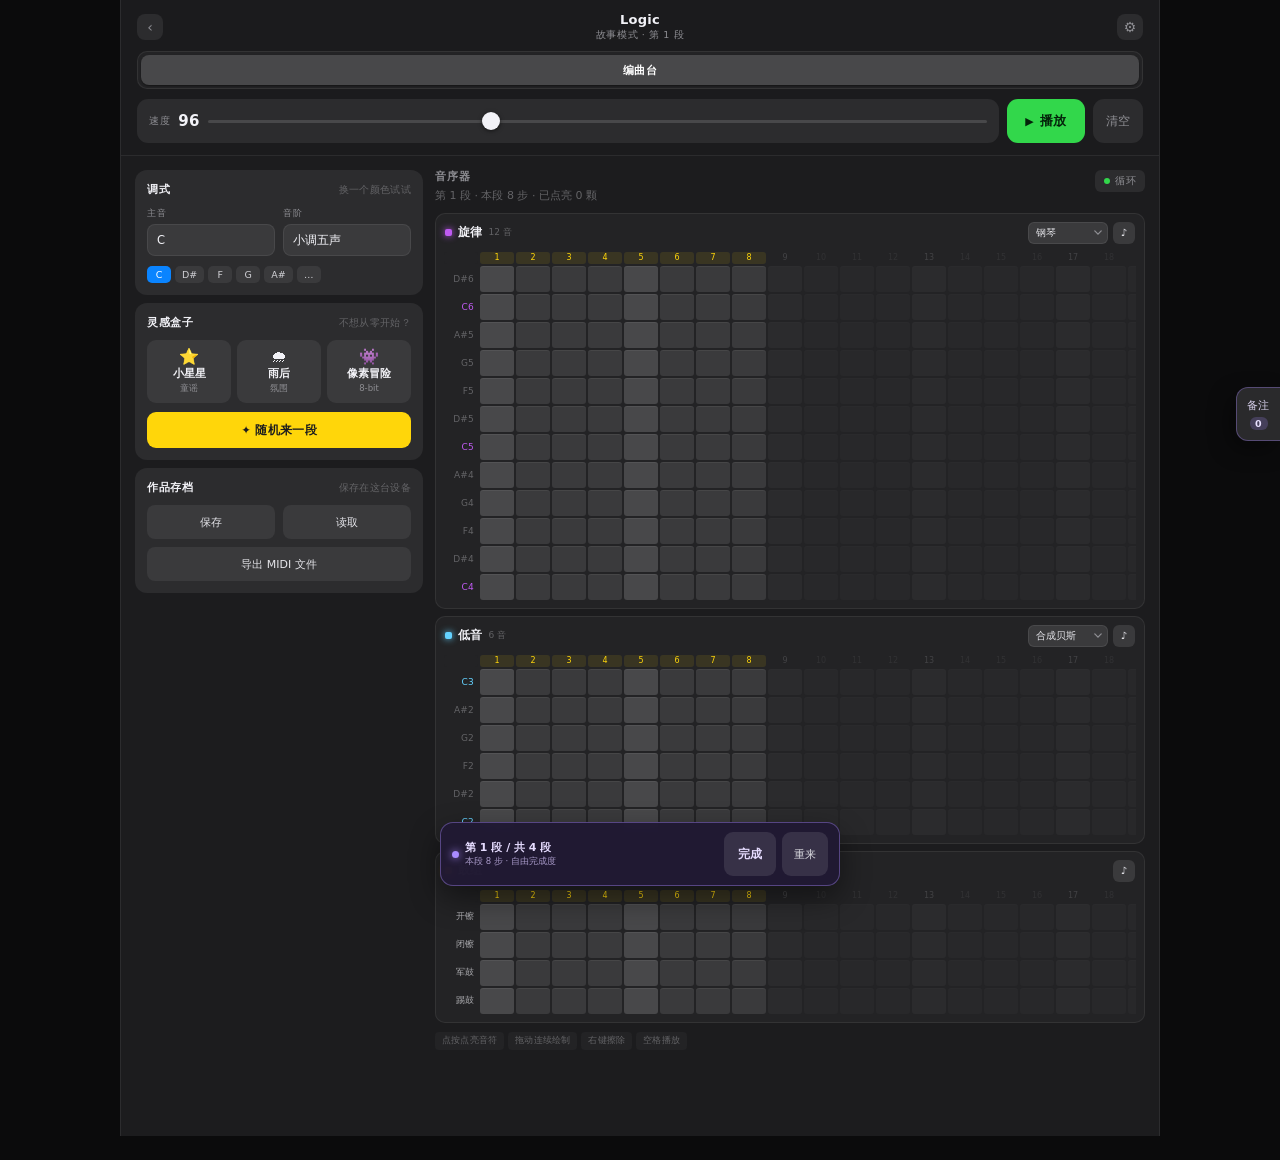
<file: index.html>
<!DOCTYPE html>
<html lang="zh-CN">
<head>
  <meta charset="UTF-8" />
  <meta name="viewport" content="width=device-width, initial-scale=1.0, viewport-fit=cover" />
  <title>Logic · 编曲台</title>
  <script>
    if (window.self !== window.top) {
      document.documentElement.classList.add("is-embedded");
    }
  </script>
  <link rel="stylesheet" href="style.css" />
</head>
<body>
  <div class="scene" aria-hidden="true"><div class="stars" id="stars"></div></div>

  <main class="app">
    <header class="lr-header">
      <div class="lr-titlebar">
        <span class="lr-icon-btn" aria-hidden="true">‹</span>
        <div class="lr-title">
          <span class="lr-name">Logic</span>
          <span class="lr-meta" id="lrMeta">32 步音序器 · 4/4 · 循环</span>
        </div>
        <span class="lr-icon-btn" aria-hidden="true">⚙</span>
      </div>

      <nav class="view-tabs" aria-label="Logic 视图">
        <button class="view-tab is-active" type="button" data-view="studio">编曲台</button>
        <button class="view-tab" type="button" data-view="library">音乐库<span class="view-count" id="libCount">10</span></button>
      </nav>

      <div class="lr-transport">
        <div class="lr-tempo">
          <span class="lr-tempo-label">速度</span>
          <span class="lr-tempo-value" id="bpmVal">96</span>
          <input id="bpm" type="range" min="60" max="160" step="2" value="96" aria-label="速度" />
        </div>
        <button id="playBtn" class="lr-play" type="button">
          <span class="play-icon" id="playIcon">▶</span>
          <span id="playText">播放</span>
        </button>
        <button id="clearBtn" class="lr-clear" type="button">清空</button>
      </div>
    </header>

    <div class="layout" id="studioView">
      <section class="studio">
        <div class="remix-bar" id="remixBar" hidden>
          <span class="remix-dot"></span>
          <div class="remix-info">
            <b id="remixTitle">正在还原</b>
            <span id="remixRange">0:08 之后 · 四段待补</span>
          </div>
          <button class="remix-check" type="button" data-remix-action="check">检查编曲</button>
          <button class="remix-skip" type="button" data-remix-action="skip" hidden>跳过</button>
          <button class="remix-reset" type="button" data-remix-action="reset" hidden>重来</button>
          <button class="remix-ref" type="button" data-remix-action="ref" hidden>试听参考</button>
          <button class="remix-save" type="button" data-remix-action="save">存私密版本</button>
          <button class="remix-send" type="button" data-remix-action="send" hidden>交给他听</button>
          <button class="remix-exit" type="button" data-remix-action="exit" aria-label="退出还原">✕</button>
          <p class="remix-hint" id="remixHint" hidden></p>
        </div>

        <div class="studio-top">
          <div>
            <h2>音序器</h2>
            <p id="statusText">还没有音符，先点亮第一颗小星星吧</p>
          </div>
          <div class="loop-badge"><span class="pulse-dot"></span>循环</div>
        </div>

        <div class="reaction-bar" id="reactionBar" hidden>
          <span class="reaction-from" id="reactionFrom" hidden></span>
          <p class="reaction-text" id="reactionText"></p>
        </div>


        <div class="tracks" id="tracks"></div>

        <div class="card-panel" id="cardPanel" hidden></div>

        <div class="studio-tip">
          <span>点按点亮音符</span><span>拖动连续绘制</span><span>右键擦除</span><span>空格播放</span>
        </div>
      </section>

      <aside class="sidebar">
        <section class="panel">
          <div class="panel-head">
            <h2>调式</h2>
            <span class="hint">换一个颜色试试</span>
          </div>
          <div class="select-row">
            <label class="field">
              <span>主音</span>
              <select id="rootSelect"></select>
            </label>
            <label class="field">
              <span>音阶</span>
              <select id="scaleSelect">
                <option value="majorPent">大调五声</option>
                <option value="minorPent">小调五声</option>
                <option value="major">自然大调</option>
                <option value="minor">自然小调</option>
                <option value="blues">蓝调</option>
              </select>
            </label>
          </div>
          <div class="note-legend" id="noteLegend"></div>
        </section>

        <section class="panel">
          <div class="panel-head">
            <h2>灵感盒子</h2>
            <span class="hint">不想从零开始？</span>
          </div>
          <div class="preset-list" id="presetList"></div>
          <button id="randomBtn" class="btn-fun" type="button">✦ 随机来一段</button>
        </section>

        <section class="panel">
          <div class="panel-head">
            <h2>作品存档</h2>
            <span class="hint">保存在这台设备</span>
          </div>
          <div class="save-row">
            <button id="saveBtn" class="btn-soft" type="button">保存</button>
            <button id="loadBtn" class="btn-soft" type="button">读取</button>
          </div>
          <button id="midiBtn" class="btn-soft btn-wide" type="button">导出 MIDI 文件</button>
        </section>
      </aside>
    </div>

    <section class="library" id="libraryView" hidden>
      <div class="library-head">
        <div>
          <h2>音乐库</h2>
          <p>来自影像的 10 段原音 · 音频一比特未改</p>
        </div>
        <span class="library-badge">原音</span>
      </div>

      <div class="library-list" id="libraryList"></div>

      <article class="song-sheet" id="songSheet" hidden></article>

      <audio id="libAudio" preload="metadata" playsinline></audio>
    </section>
  </main>

  <button class="notes-tab" id="notesTab" type="button" hidden aria-controls="notesDrawer">
    <span>备注</span>
    <b id="notesCount">0</b>
  </button>

  <div class="notes-scrim" id="notesScrim" hidden></div>

  <aside class="notes-drawer" id="notesDrawer" hidden aria-label="编曲备注">
    <div class="notes-head">
      <div>
        <h2>编曲备注</h2>
        <span class="hint">按段留档 · 自动保存</span>
      </div>
      <button class="notes-close" id="notesClose" type="button" aria-label="关闭备注">✕</button>
    </div>
    <div class="notes-history" id="notesHistory"></div>
    <div class="notes-compose">
      <textarea id="noteInput" rows="2" placeholder="写一句备注…"></textarea>
      <button class="note-add" id="noteAdd" type="button">记下</button>
    </div>
  </aside>

  <div class="toast" id="toast" role="status"></div>

  <script src="audio.js"></script>
  <script src="songs.js"></script>
  <script src="story.js"></script>
  <script src="app.js"></script>
</body>
</html>
</file>
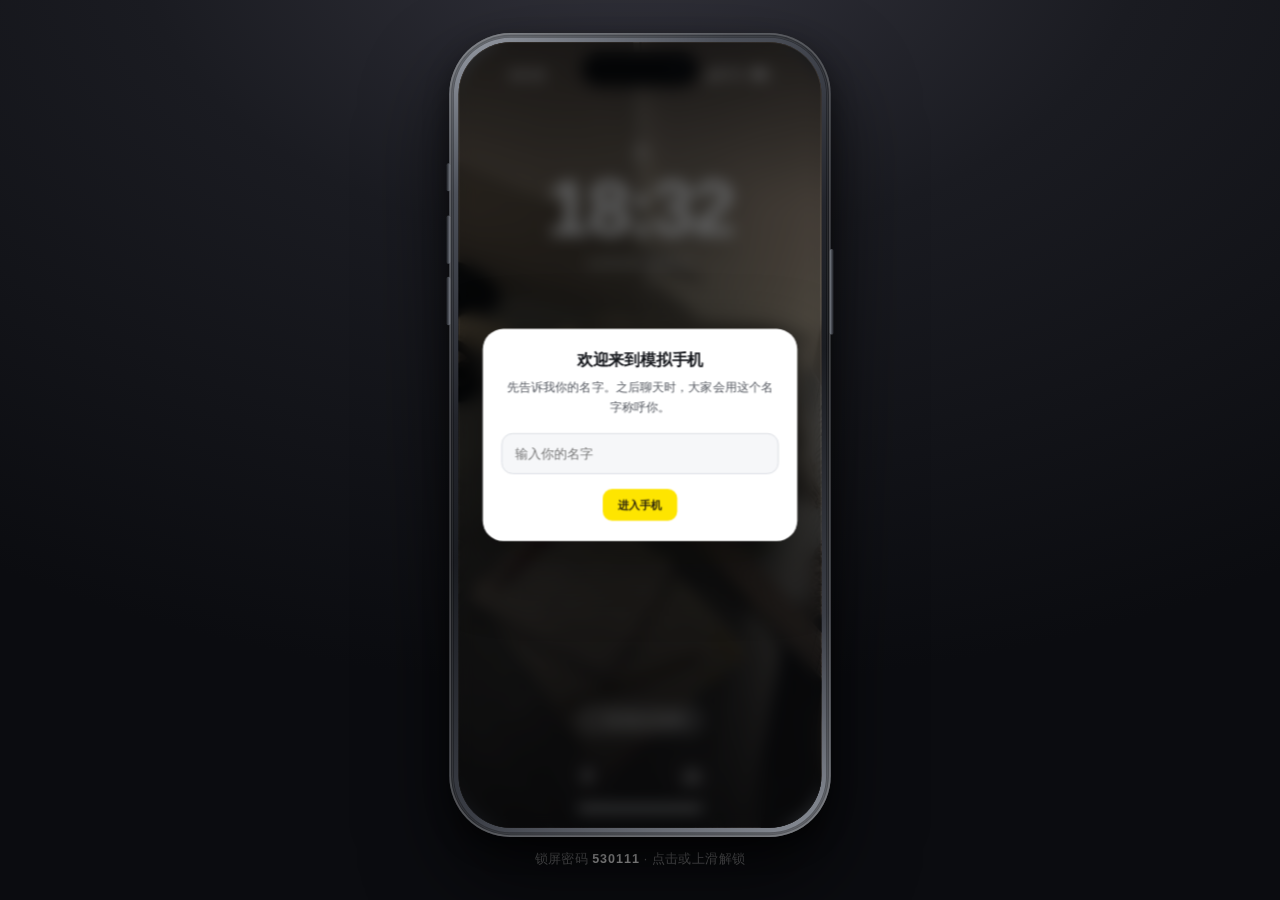
<file: phone.html>
<!DOCTYPE html>
<html lang="zh-CN">
<head>
  <meta charset="UTF-8" />
  <meta name="viewport" content="width=device-width, initial-scale=1.0, viewport-fit=cover" />
  <title>Dream Phone · 星音手机</title>
  <link rel="stylesheet" href="phone.css" />
</head>
<body>
  <svg class="sprite" aria-hidden="true" focusable="false">
    <symbol id="i-search" viewBox="0 0 24 24"><circle cx="10.5" cy="10.5" r="6.5"/><path d="M15.5 15.5 21 21"/></symbol>
    <symbol id="i-plus" viewBox="0 0 24 24"><path d="M12 4v16M4 12h16"/></symbol>
    <symbol id="i-heart" viewBox="0 0 24 24"><path d="M12 20s-7-4.4-7-9.5A4.5 4.5 0 0 1 12 7a4.5 4.5 0 0 1 7 3.5C19 15.6 12 20 12 20z"/></symbol>
    <symbol id="i-comment" viewBox="0 0 24 24"><path d="M21 12a8.5 8.5 0 0 1-8.5 8.5c-1.5 0-3-.4-4.3-1.1L3 21l1.6-5.2A8.5 8.5 0 1 1 21 12z"/></symbol>
    <symbol id="i-share" viewBox="0 0 24 24"><path d="M21 3 10 14M21 3l-7 18-4-7-7-4z"/></symbol>
    <symbol id="i-home" viewBox="0 0 24 24"><path d="M3 10.5 12 3l9 7.5V21H3z"/></symbol>
    <symbol id="i-user" viewBox="0 0 24 24"><circle cx="12" cy="8" r="4"/><path d="M4 21c0-4 3.5-7 8-7s8 3 8 7"/></symbol>
    <symbol id="i-back" viewBox="0 0 24 24"><path d="M15 4 7 12l8 8"/></symbol>
    <symbol id="i-lock" viewBox="0 0 24 24"><rect x="5" y="10" width="14" height="11" rx="2"/><path d="M8 10V7a4 4 0 0 1 8 0v3"/></symbol>
    <symbol id="i-flash" viewBox="0 0 24 24"><path d="M13 2 4 14h7l-1 8 9-12h-7z"/></symbol>
    <symbol id="i-camera" viewBox="0 0 24 24"><path d="M3 8h4l2-3h6l2 3h4v12H3z"/><circle cx="12" cy="14" r="4"/></symbol>
    <symbol id="i-phone" viewBox="0 0 24 24"><path d="M5 3h4l2 5-3 2c1 3 3 5 6 6l2-3 5 2v4c0 2-2 3-4 3C9 22 2 15 2 7c0-2 1-4 3-4z"/></symbol>
    <symbol id="i-message" viewBox="0 0 24 24"><path d="M4 4h16v12H9l-5 4z"/></symbol>
    <symbol id="i-compass" viewBox="0 0 24 24"><circle cx="12" cy="12" r="9"/><path d="M16 8l-2.5 5.5L8 16l2.5-5.5z"/></symbol>
    <symbol id="i-more" viewBox="0 0 24 24"><circle cx="5" cy="12" r="1.2"/><circle cx="12" cy="12" r="1.2"/><circle cx="19" cy="12" r="1.2"/></symbol>
    <symbol id="i-trash" viewBox="0 0 24 24"><path d="M4 7h16M9 7V4h6v3M6 7l1 14h10l1-14"/></symbol>
    <symbol id="i-check" viewBox="0 0 24 24"><path d="m4 12 5 5L20 6"/></symbol>
    <symbol id="i-chevron" viewBox="0 0 24 24"><path d="m9 5 7 7-7 7"/></symbol>
    <symbol id="i-grid" viewBox="0 0 24 24"><rect x="4" y="4" width="7" height="7"/><rect x="13" y="4" width="7" height="7"/><rect x="4" y="13" width="7" height="7"/><rect x="13" y="13" width="7" height="7"/></symbol>
    <symbol id="i-play" viewBox="0 0 24 24"><path d="M8 5v14l11-7z"/></symbol>
    <symbol id="i-arrow" viewBox="0 0 24 24"><path d="M5 12h14M13 6l6 6-6 6"/></symbol>
    <symbol id="i-globe" viewBox="0 0 24 24"><circle cx="12" cy="12" r="9"/><path d="M3 12h18M12 3c4 4 4 14 0 18M12 3c-4 4-4 14 0 18"/></symbol>
  </svg>

  <div class="stage">
    <div class="device" id="device">
      <div class="screen theme" id="screen" data-state="locked">
        <div class="wallpaper" aria-hidden="true">
          <span class="bokeh b1"></span>
          <span class="bokeh b2"></span>
          <span class="bokeh b3"></span>
          <span class="bokeh b4"></span>
          <span class="wall-shade"></span>
          <span class="wall-grain"></span>
        </div>

        <div class="island"><span class="island-lens"></span></div>

        <section class="home-screen" id="homeScreen" aria-label="主屏幕">
          <div class="status-bar theme-dark">
            <span class="status-time" data-clock>20:56</span>
            <span class="status-right">
              <span class="signal"><i></i><i></i><i></i><i></i></span>
              <span class="network">5G</span>
              <span class="battery"><b></b></span>
            </span>
          </div>

          <div class="home-grid" id="homeGrid"></div>

          <div class="home-bottom">
            <button class="search-pill" id="searchBtn" type="button">
              <svg class="ui-icon"><use href="#i-search"></use></svg>
              <span>搜索</span>
            </button>
            <div class="dock" id="dock"></div>
          </div>

          <button class="home-bar" id="homeBar" type="button" aria-label="主屏幕"></button>
        </section>

        <section class="lock-screen" id="lockScreen" aria-label="锁屏">
          <div class="status-bar theme-dark">
            <span class="status-time" data-clock>20:56</span>
            <span class="status-right">
              <span class="signal"><i></i><i></i><i></i><i></i></span>
              <span class="network">5G</span>
              <span class="battery"><b></b></span>
            </span>
          </div>

          <div class="lock-content">
            <div class="lock-glyph">
              <svg class="ui-icon"><use href="#i-lock"></use></svg>
            </div>
            <div class="lock-clock" data-clock>20:56</div>
            <div class="lock-date" data-date>10月30日 星期五</div>
          </div>

          <div class="lock-bottom">
            <button class="unlock-hint" id="unlockHint" type="button">
              <span class="hint-arrow">↑</span> 轻扫或点击解锁
            </button>
            <div class="quick-row">
              <button class="quick-btn" id="lockFlash" type="button" aria-label="手电筒">
                <svg class="ui-icon"><use href="#i-flash"></use></svg>
              </button>
              <button class="quick-btn" id="lockCamera" type="button" aria-label="相机">
                <svg class="ui-icon"><use href="#i-camera"></use></svg>
              </button>
            </div>
            <div class="home-bar"></div>
          </div>
        </section>

        <section class="passcode-screen" id="passcodeScreen" aria-label="密码解锁">
          <div class="passcode-top">
            <button class="pass-cancel" id="passCancel" type="button">取消</button>
          </div>
          <div class="passcode-body">
            <div class="pass-icon">
              <svg class="ui-icon"><use href="#i-lock"></use></svg>
            </div>
            <h2>输入密码</h2>
            <p class="pass-sub">输入 6 位密码以解锁</p>
            <div class="pass-dots" id="passDots"></div>
            <div class="pass-error" id="passError"></div>
            <div class="keypad" id="keypad">
              <button class="key" type="button" data-key="1"><span>1</span><small>&nbsp;</small></button>
              <button class="key" type="button" data-key="2"><span>2</span><small>ABC</small></button>
              <button class="key" type="button" data-key="3"><span>3</span><small>DEF</small></button>
              <button class="key" type="button" data-key="4"><span>4</span><small>GHI</small></button>
              <button class="key" type="button" data-key="5"><span>5</span><small>JKL</small></button>
              <button class="key" type="button" data-key="6"><span>6</span><small>MNO</small></button>
              <button class="key" type="button" data-key="7"><span>7</span><small>PQRS</small></button>
              <button class="key" type="button" data-key="8"><span>8</span><small>TUV</small></button>
              <button class="key" type="button" data-key="9"><span>9</span><small>WXYZ</small></button>
              <span class="key-empty"></span>
              <button class="key" type="button" data-key="0"><span>0</span><small>&nbsp;</small></button>
              <button class="key key-del" type="button" data-key="del" aria-label="删除">
                <svg class="ui-icon"><use href="#i-back"></use></svg>
              </button>
            </div>
          </div>
        </section>

        <div class="app-layer" id="appLayer"></div>

        <section class="search-layer" id="searchLayer" aria-label="搜索应用">
          <div class="search-head">
            <div class="search-field">
              <svg class="ui-icon"><use href="#i-search"></use></svg>
              <input id="appSearch" type="text" placeholder="搜索 App" autocomplete="off" />
            </div>
            <button class="search-cancel" id="searchCancel" type="button">取消</button>
          </div>
          <div class="search-results" id="searchResults"></div>
        </section>

        <div class="phone-toast" id="phoneToast" role="status"></div>
      </div>

      <span class="side-btn side-power" aria-hidden="true"></span>
      <span class="side-btn side-vol-up" aria-hidden="true"></span>
      <span class="side-btn side-vol-down" aria-hidden="true"></span>
      <span class="side-btn side-action" aria-hidden="true"></span>
    </div>

    <p class="device-caption">锁屏密码 <b>530111</b> · 点击或上滑解锁</p>
  </div>

  <script src="phone-script.js"></script>
  <script src="phone-story.js"></script>
  <script src="story.js"></script>
  <script src="phone.js"></script>
  <!-- 访问统计（异步加载，不影响游戏；只统计 phone.html，避免 iframe 重复计数） -->
  <script data-goatcounter="https://mii-wii.goatcounter.com/count"
          async src="//gc.zgo.at/count.js"></script>
</body>
</html>
</file>
<file: style.css>
:root {
  color-scheme: dark;
  --bg: #000000;
  --shell: #1c1c1e;
  --panel: #2c2c2e;
  --raise: #3a3a3c;
  --raise-2: #48484a;
  --line: rgba(255, 255, 255, 0.07);
  --text: #f2f2f7;
  --dim: #8e8e93;
  --dim-2: #636366;
  --green: #32d74b;
  --red: #ff453a;
  --blue: #0a84ff;
  --yellow: #ffd60a;
  --font: -apple-system, BlinkMacSystemFont, "SF Pro Text", "PingFang SC", "Hiragino Sans GB", "Microsoft YaHei", system-ui, sans-serif;
}

* {
  box-sizing: border-box;
  margin: 0;
  padding: 0;
}

html,
body {
  min-height: 100%;
}

body {
  font-family: var(--font);
  font-size: 13px;
  color: var(--text);
  background: var(--bg);
  -webkit-font-smoothing: antialiased;
  overflow-x: hidden;
}

button,
select,
input {
  font-family: inherit;
  color: inherit;
}

button {
  border: 0;
  padding: 0;
  background: none;
  cursor: pointer;
  -webkit-tap-highlight-color: transparent;
}

button:active {
  filter: brightness(0.92);
}

.scene {
  display: none;
}

.app {
  display: flex;
  flex-direction: column;
  min-height: 100vh;
  background: var(--shell);
}

/* ============ 顶部工程栏 ============ */
.lr-header {
  position: sticky;
  top: 0;
  z-index: 6;
  padding: 10px 12px 11px;
  background: rgba(28, 28, 30, 0.94);
  -webkit-backdrop-filter: blur(20px) saturate(160%);
  backdrop-filter: blur(20px) saturate(160%);
  border-bottom: 1px solid var(--line);
}

.lr-titlebar {
  display: flex;
  align-items: center;
  gap: 8px;
}

.lr-icon-btn {
  display: grid;
  place-items: center;
  flex: 0 0 auto;
  width: 26px;
  height: 26px;
  border-radius: 8px;
  background: var(--panel);
  color: var(--dim);
  font-size: 14px;
  line-height: 1;
}

.lr-title {
  flex: 1;
  min-width: 0;
  text-align: center;
}

.lr-name {
  display: block;
  font-size: 13px;
  font-weight: 600;
  letter-spacing: 0.3px;
  white-space: nowrap;
  overflow: hidden;
  text-overflow: ellipsis;
}

.lr-meta {
  display: block;
  margin-top: 2px;
  font-size: 9.5px;
  letter-spacing: 0.6px;
  color: var(--dim);
}

/* 嵌入手机时隐藏重复的标题栏，只保留走带控制 */
.is-embedded .lr-titlebar {
  display: none;
}

.is-embedded .lr-header {
  padding-top: 9px;
}

.is-embedded .lr-transport {
  margin-top: 0;
}

.lr-transport {
  display: flex;
  align-items: center;
  gap: 8px;
  margin-top: 10px;
}

.lr-tempo {
  display: flex;
  flex: 1;
  align-items: center;
  gap: 8px;
  height: 44px;
  min-width: 0;
  padding: 0 12px;
  border-radius: 11px;
  background: var(--panel);
}

.lr-tempo-label {
  font-size: 9.5px;
  letter-spacing: 0.6px;
  color: var(--dim);
}

.lr-tempo-value {
  font-size: 15px;
  font-weight: 700;
  font-variant-numeric: tabular-nums;
  letter-spacing: 0.4px;
}

#bpm {
  -webkit-appearance: none;
  appearance: none;
  flex: 1;
  min-width: 44px;
  height: 3px;
  border-radius: 2px;
  background: var(--raise-2);
  outline: none;
}

#bpm::-webkit-slider-thumb {
  -webkit-appearance: none;
  width: 18px;
  height: 18px;
  border-radius: 50%;
  background: #f2f2f7;
  box-shadow: 0 1px 4px rgba(0, 0, 0, 0.55);
  cursor: pointer;
}

#bpm::-moz-range-thumb {
  width: 18px;
  height: 18px;
  border: 0;
  border-radius: 50%;
  background: #f2f2f7;
  cursor: pointer;
}

.lr-play {
  display: flex;
  align-items: center;
  justify-content: center;
  gap: 6px;
  flex: 0 0 auto;
  min-width: 78px;
  height: 44px;
  padding: 0 14px;
  border-radius: 11px;
  background: var(--green);
  color: #04220a;
  font-size: 12.5px;
  font-weight: 700;
  letter-spacing: 0.3px;
  transition: background 0.18s ease, color 0.18s ease;
}

.lr-play .play-icon {
  font-size: 11px;
  line-height: 1;
}

.lr-play.is-playing {
  background: var(--panel);
  color: var(--green);
  box-shadow: inset 0 0 0 1px rgba(50, 215, 75, 0.55);
}

.lr-clear {
  flex: 0 0 auto;
  height: 44px;
  padding: 0 13px;
  border-radius: 11px;
  background: var(--panel);
  font-size: 12px;
  color: var(--dim);
}

/* ============ 布局 ============ */
.layout {
  display: flex;
  flex-direction: column;
}

.studio {
  padding: 12px 12px 6px;
}

.studio-top {
  display: flex;
  align-items: flex-start;
  justify-content: space-between;
  gap: 10px;
  margin-bottom: 9px;
}

.studio-top h2 {
  font-size: 10.5px;
  font-weight: 600;
  letter-spacing: 1px;
  text-transform: uppercase;
  color: var(--dim);
}

.studio-top p {
  margin-top: 4px;
  font-size: 11px;
  line-height: 1.45;
  color: var(--dim-2);
}

.loop-badge {
  display: flex;
  align-items: center;
  gap: 5px;
  flex: 0 0 auto;
  height: 22px;
  padding: 0 9px;
  border-radius: 6px;
  background: var(--panel);
  font-size: 9.5px;
  letter-spacing: 0.5px;
  color: var(--dim);
}

.pulse-dot {
  width: 6px;
  height: 6px;
  border-radius: 50%;
  background: var(--green);
  animation: pulseDot 1.8s ease-in-out infinite;
}

@keyframes pulseDot {
  0%, 100% { opacity: 0.35; }
  50% { opacity: 1; }
}

/* ============ 音轨与网格 ============ */
.tracks {
  display: flex;
  flex-direction: column;
  gap: 7px;
}

.track-card {
  padding: 8px 8px 8px;
  border-radius: 10px;
  background: #232325;
  border: 1px solid var(--line);
}

.track-head {
  display: flex;
  align-items: center;
  gap: 6px;
  padding: 0 1px 8px;
}

.track-dot {
  flex: 0 0 auto;
  width: 7px;
  height: 7px;
  border-radius: 2px;
  background: var(--track, var(--blue));
  box-shadow: 0 0 7px var(--track, var(--blue));
}

.track-name {
  font-size: 11.5px;
  font-weight: 600;
  letter-spacing: 0.3px;
}

.track-sub {
  font-size: 9px;
  color: var(--dim-2);
}

.track-actions {
  display: flex;
  align-items: center;
  gap: 5px;
  margin-left: auto;
}

.inst-select {
  -webkit-appearance: none;
  appearance: none;
  height: 22px;
  max-width: 100px;
  padding: 0 18px 0 7px;
  border: 1px solid rgba(255, 255, 255, 0.08);
  border-radius: 6px;
  background-color: var(--raise);
  background-image: url("data:image/svg+xml;utf8,<svg xmlns='http://www.w3.org/2000/svg' viewBox='0 0 10 6'><path d='M1 1l4 4 4-4' fill='none' stroke='%238e8e93' stroke-width='1.6' stroke-linecap='round'/></svg>");
  background-repeat: no-repeat;
  background-position: right 5px center;
  background-size: 8px 5px;
  font-size: 9.5px;
  color: #e5e5ea;
  outline: none;
}

.mute-btn {
  display: grid;
  place-items: center;
  width: 22px;
  height: 22px;
  border-radius: 6px;
  background: var(--raise);
  font-size: 10px;
  color: #e5e5ea;
  line-height: 1;
}

.mute-btn.is-muted {
  background: var(--red);
  color: #2a0503;
}

.roll-wrap {
  overflow-x: auto;
  overflow-y: hidden;
  -webkit-overflow-scrolling: touch;
}

.roll-wrap::-webkit-scrollbar {
  height: 0;
}

.grid {
  display: grid;
  grid-template-columns: 26px repeat(32, minmax(16px, 1fr));
  gap: 2px;
}

.step-head {
  display: flex;
  align-items: center;
  justify-content: center;
  height: 12px;
  border-radius: 3px;
  font-size: 8px;
  font-variant-numeric: tabular-nums;
  color: var(--dim-2);
}

.step-head:first-child,
.row-label {
  position: sticky;
  left: 0;
  z-index: 1;
  background: #232325;
}

.step-head.is-beat {
  color: #aeaeb2;
}

.step-head.is-task {
  background: rgba(255, 214, 10, 0.1);
  color: #ffd60a;
}

.step-head.is-current {
  background: rgba(255, 255, 255, 0.08);
  color: #fff;
}

.step-head.is-wrong {
  background: rgba(255, 69, 58, 0.18);
  color: #ff8a80;
}

.row-label {
  display: flex;
  align-items: center;
  justify-content: flex-end;
  height: 16px;
  padding-right: 4px;
  font-size: 8px;
  letter-spacing: 0.2px;
  color: var(--dim-2);
}

.row-label.is-root {
  color: var(--track, var(--blue));
}

.row-label.is-drum {
  color: #aeaeb2;
}

.cell {
  height: 16px;
  border-radius: 3px;
  background: var(--raise);
  box-shadow: inset 0 1px 0 rgba(255, 255, 255, 0.06);
  transition: background 0.12s ease, box-shadow 0.12s ease, transform 0.08s ease;
}

.cell.is-beat {
  background: var(--raise-2);
}

.cell.is-on,
.cell.is-on.is-beat {
  background: var(--track, var(--blue));
  box-shadow: inset 0 1px 0 rgba(255, 255, 255, 0.42), 0 0 9px rgba(255, 255, 255, 0.12);
}

.cell.is-on.is-current {
  background: #ffffff;
}

.cell.is-wrong,
.cell.is-wrong.is-on,
.cell.is-wrong.is-on.is-current {
  background: var(--red);
  box-shadow: inset 0 1px 0 rgba(255, 255, 255, 0.4), 0 0 10px rgba(255, 69, 58, 0.65);
}

.cell.is-current {
  outline: 1px solid rgba(255, 255, 255, 0.3);
  outline-offset: 1px;
}

.cell:active {
  transform: scale(0.92);
}

.studio-tip {
  display: flex;
  flex-wrap: wrap;
  gap: 4px;
  margin-top: 9px;
}

.studio-tip span {
  padding: 3px 7px;
  border-radius: 4px;
  background: #232325;
  font-size: 8.5px;
  letter-spacing: 0.2px;
  color: var(--dim-2);
}

/* ============ 侧栏面板 ============ */
.sidebar {
  display: flex;
  flex-direction: column;
  gap: 8px;
  padding: 8px 12px 24px;
}

.panel {
  padding: 12px;
  border-radius: 12px;
  background: var(--panel);
}

.panel-head {
  display: flex;
  align-items: baseline;
  justify-content: space-between;
  gap: 8px;
  margin-bottom: 10px;
}

.panel-head h2 {
  font-size: 11px;
  font-weight: 600;
  letter-spacing: 0.6px;
}

.panel-head .hint {
  font-size: 9.5px;
  letter-spacing: 0.3px;
  color: var(--dim-2);
}

.select-row {
  display: flex;
  gap: 8px;
}

.field {
  display: block;
  flex: 1;
  min-width: 0;
}

.field span {
  display: block;
  margin-bottom: 4px;
  font-size: 9px;
  letter-spacing: 0.5px;
  color: var(--dim);
}

.field select {
  -webkit-appearance: none;
  appearance: none;
  width: 100%;
  height: 32px;
  padding: 0 9px;
  border: 1px solid rgba(255, 255, 255, 0.07);
  border-radius: 8px;
  background: var(--raise);
  font-size: 11.5px;
  color: var(--text);
  outline: none;
}

.note-legend {
  display: flex;
  flex-wrap: wrap;
  gap: 4px;
  margin-top: 10px;
}

.legend-note {
  min-width: 24px;
  padding: 3px 7px;
  border-radius: 5px;
  background: var(--raise);
  font-size: 9.5px;
  text-align: center;
  color: #d1d1d6;
}

.legend-note.is-root {
  background: var(--blue);
  color: #fff;
}

.preset-list {
  display: grid;
  grid-template-columns: repeat(3, 1fr);
  gap: 6px;
  margin-bottom: 9px;
}

.preset {
  display: flex;
  flex-direction: column;
  align-items: center;
  gap: 2px;
  padding: 9px 4px 8px;
  border-radius: 9px;
  background: var(--raise);
}

.preset:active {
  background: var(--raise-2);
}

.preset-emoji {
  font-size: 16px;
  line-height: 1;
}

.preset-name {
  font-size: 10.5px;
  font-weight: 600;
}

.preset-desc {
  font-size: 8.5px;
  color: var(--dim);
}

.btn-fun {
  display: block;
  width: 100%;
  height: 36px;
  border-radius: 9px;
  background: var(--yellow);
  color: #1c1c1e;
  font-size: 11.5px;
  font-weight: 700;
  letter-spacing: 0.3px;
}

.save-row {
  display: flex;
  gap: 8px;
  margin-bottom: 8px;
}

.btn-soft {
  flex: 1;
  height: 34px;
  border-radius: 8px;
  background: var(--raise);
  font-size: 11px;
  color: #e5e5ea;
}

.btn-wide {
  width: 100%;
}

/* ============ 提示与星空容器 ============ */
.toast {
  position: fixed;
  left: 50%;
  bottom: 18px;
  z-index: 40;
  max-width: 84%;
  padding: 9px 15px;
  border-radius: 16px;
  background: rgba(58, 58, 60, 0.96);
  border: 1px solid rgba(255, 255, 255, 0.1);
  font-size: 11px;
  line-height: 1.45;
  text-align: center;
  color: #fff;
  opacity: 0;
  transform: translate(-50%, 8px);
  pointer-events: none;
  transition: opacity 0.22s ease, transform 0.22s ease;
}

.toast.is-show {
  opacity: 1;
  transform: translate(-50%, 0);
}

.star {
  display: none;
}

/* ============ 宽屏 ============ */
@media (max-width: 759px) {
  html {
    scrollbar-width: none;
  }

  html::-webkit-scrollbar,
  body::-webkit-scrollbar {
    width: 0;
    height: 0;
  }
}

@media (min-width: 760px) {
  body {
    background: #0b0b0c;
    padding: 0 0 24px;
  }

  .app {
    max-width: 1040px;
    margin: 0 auto;
    min-height: 100vh;
    border-left: 1px solid var(--line);
    border-right: 1px solid var(--line);
  }

  .layout {
    display: grid;
    grid-template-columns: 288px minmax(0, 1fr);
    gap: 12px;
    align-items: start;
    padding: 0 14px 14px;
  }

  .studio {
    grid-column: 2;
    grid-row: 1;
    padding: 14px 0 0;
  }

  .sidebar {
    grid-column: 1;
    grid-row: 1;
    padding: 14px 0 0;
  }

  .grid {
    grid-template-columns: 34px repeat(32, 34px);
    justify-content: start;
  }

  .cell {
    height: 26px;
  }

  .row-label {
    height: 26px;
    font-size: 9px;
  }

  .lr-header {
    padding: 12px 16px;
  }
}

@media (max-width: 360px) {
  .lr-tempo-label {
    display: none;
  }

  .lr-play,
  .lr-clear {
    min-width: 66px;
    padding: 0 10px;
  }
}

/* ============ 视图切换 ============ */
[hidden] {
  display: none !important;
}

.view-tabs {
  display: flex;
  gap: 4px;
  margin-top: 9px;
  padding: 3px;
  border-radius: 10px;
  background: #232325;
  border: 1px solid var(--line);
}

.view-tab {
  flex: 1;
  height: 30px;
  border-radius: 8px;
  font-size: 11px;
  font-weight: 600;
  letter-spacing: 0.5px;
  color: var(--dim);
  transition: background 0.18s ease, color 0.18s ease;
}

.view-tab.is-active {
  background: var(--raise-2);
  color: #ffffff;
  box-shadow: 0 1px 2px rgba(0, 0, 0, 0.45);
}

.view-count {
  margin-left: 5px;
  padding: 1px 5px;
  border-radius: 8px;
  background: rgba(255, 255, 255, 0.08);
  font-size: 9px;
  font-weight: 500;
  color: var(--dim);
}

.app[data-view="library"] .lr-transport {
  display: none;
}

/* ============ 音乐库 ============ */
.library {
  padding: 14px 12px 26px;
  background: #0d0d0f;
  min-height: 72vh;
}

.library-head {
  display: flex;
  align-items: flex-start;
  justify-content: space-between;
  gap: 10px;
  margin-bottom: 12px;
}

.library-head h2 {
  font-size: 19px;
  font-weight: 700;
  letter-spacing: 0.4px;
}

.library-head p {
  margin-top: 5px;
  font-size: 10px;
  line-height: 1.5;
  color: var(--dim);
}

.library-badge {
  flex: 0 0 auto;
  margin-top: 2px;
  padding: 3px 9px;
  border-radius: 9px;
  background: rgba(50, 215, 75, 0.12);
  border: 1px solid rgba(50, 215, 75, 0.3);
  font-size: 9px;
  letter-spacing: 0.5px;
  color: #8ff0a0;
}

.library-list {
  display: flex;
  flex-direction: column;
  gap: 8px;
}

.song-row {
  display: flex;
  align-items: center;
  gap: 11px;
  width: 100%;
  padding: 8px;
  border-radius: 12px;
  background: #1b1b1f;
  border: 1px solid var(--line);
  text-align: left;
  transition: background 0.18s ease;
}

.song-row:active {
  background: #232329;
}

.song-cover {
  position: relative;
  flex: 0 0 auto;
  width: 56px;
  height: 56px;
  border-radius: 10px;
  overflow: hidden;
  background: #000;
}

.song-cover.is-system,
.hero-cover.is-system {
  display: grid;
  place-items: center;
  background: linear-gradient(155deg, #4b4b4e 0%, #2b2b2d 52%, #141416 100%);
  border: 1px solid rgba(255, 255, 255, 0.1);
}

.sys-glyph {
  font-size: 22px;
  line-height: 1;
  color: rgba(255, 255, 255, 0.46);
}

.hero-cover .sys-glyph {
  position: absolute;
  left: 10px;
  top: 8px;
  font-size: 17px;
  color: rgba(255, 255, 255, 0.3);
}

.song-main {
  flex: 1;
  min-width: 0;
  display: flex;
  flex-direction: column;
  gap: 1px;
}

.song-main b {
  font-size: 12.5px;
  font-weight: 600;
  white-space: nowrap;
  overflow: hidden;
  text-overflow: ellipsis;
}

.song-main small {
  font-size: 10px;
  color: var(--dim);
  white-space: nowrap;
  overflow: hidden;
  text-overflow: ellipsis;
}

.song-chev {
  flex: 0 0 auto;
  padding-right: 3px;
  font-size: 16px;
  color: var(--dim-2);
}

/* ============ 歌曲档案 ============ */
.song-sheet {
  display: block;
}

.sheet-top {
  display: flex;
  align-items: center;
  justify-content: space-between;
  margin-bottom: 11px;
}

.sheet-back {
  height: 28px;
  padding: 0 11px 0 8px;
  border-radius: 8px;
  background: #1b1b1f;
  font-size: 11px;
  color: #d1d1d6;
}

.sheet-chip {
  padding: 2px 8px;
  border-radius: 8px;
  background: rgba(50, 215, 75, 0.12);
  border: 1px solid rgba(50, 215, 75, 0.28);
  font-size: 9px;
  letter-spacing: 0.5px;
  color: #8ff0a0;
}

.song-hero {
  display: flex;
  gap: 12px;
  margin-bottom: 12px;
}

.hero-cover {
  position: relative;
  flex: 0 0 auto;
  width: 96px;
  height: 96px;
  border-radius: 14px;
  overflow: hidden;
  background: #000;
  box-shadow: 0 8px 22px rgba(0, 0, 0, 0.5);
}

.hero-play {
  position: absolute;
  left: 50%;
  top: 50%;
  display: grid;
  place-items: center;
  width: 34px;
  height: 34px;
  border-radius: 50%;
  background: rgba(0, 0, 0, 0.55);
  -webkit-backdrop-filter: blur(8px);
  backdrop-filter: blur(8px);
  border: 1px solid rgba(255, 255, 255, 0.24);
  font-size: 10px;
  color: #fff;
  transform: translate(-50%, -50%);
}

.hero-play.is-playing {
  background: rgba(169, 139, 255, 0.55);
}

.hero-meta {
  flex: 1;
  min-width: 0;
  display: flex;
  flex-direction: column;
  justify-content: center;
  gap: 4px;
}

.hero-meta h2 {
  font-size: 16px;
  font-weight: 700;
  line-height: 1.3;
  letter-spacing: 0.2px;
}

.hero-sub {
  font-size: 10.5px;
  line-height: 1.45;
  color: var(--dim);
}

.hero-src {
  font-size: 9px;
  color: var(--dim-2);
}

/* 播放器 */
.player-card {
  display: flex;
  align-items: center;
  gap: 10px;
  padding: 10px 12px;
  margin-bottom: 12px;
  border-radius: 14px;
  background: linear-gradient(140deg, #2a2340, #191922);
  border: 1px solid rgba(169, 139, 255, 0.16);
}

.player-toggle {
  flex: 0 0 auto;
  display: grid;
  place-items: center;
  width: 40px;
  height: 40px;
  border-radius: 50%;
  background: #a98bff;
  font-size: 11px;
  color: #120a24;
}

.player-toggle.is-playing {
  background: rgba(169, 139, 255, 0.18);
  color: #d9ccff;
  box-shadow: inset 0 0 0 1px rgba(169, 139, 255, 0.5);
}

.player-body {
  flex: 1;
  min-width: 0;
}

.player-seek {
  -webkit-appearance: none;
  appearance: none;
  width: 100%;
  height: 3px;
  border-radius: 2px;
  background: rgba(255, 255, 255, 0.18);
  outline: none;
}

.player-seek::-webkit-slider-thumb {
  -webkit-appearance: none;
  width: 13px;
  height: 13px;
  border-radius: 50%;
  background: #fff;
  box-shadow: 0 1px 4px rgba(0, 0, 0, 0.5);
  cursor: pointer;
}

.player-seek::-moz-range-thumb {
  width: 13px;
  height: 13px;
  border: 0;
  border-radius: 50%;
  background: #fff;
  cursor: pointer;
}

.player-times {
  display: flex;
  justify-content: space-between;
  margin-top: 5px;
  font-size: 9px;
  font-variant-numeric: tabular-nums;
  color: var(--dim);
}

.player-chip {
  flex: 0 0 auto;
  font-size: 8.5px;
  letter-spacing: 0.3px;
  color: #a99ac9;
}

.fragment-tag {
  font-size: 8.5px;
  letter-spacing: 0.4px;
  color: #a99ac9;
}

/* 档案分页 */
.sheet-body {
  padding-bottom: 8px;
}

/* 还原编曲 */
.restore {
  margin-bottom: 16px;
}

.restore-head {
  display: flex;
  align-items: baseline;
  justify-content: space-between;
  gap: 8px;
  margin-bottom: 6px;
}

.restore-head h3 {
  font-size: 13px;
  font-weight: 700;
  letter-spacing: 0.3px;
}

.restore-count {
  font-size: 9.5px;
  font-variant-numeric: tabular-nums;
  color: #c9b6ff;
}

.restore-intro {
  margin-bottom: 10px;
  font-size: 10.5px;
  line-height: 1.65;
  color: var(--dim);
}

.section-card {
  padding: 10px;
  margin-bottom: 8px;
  border-radius: 12px;
  background: #1b1b21;
  border: 1px solid var(--line);
}

.section-card.is-done {
  border-color: rgba(169, 139, 255, 0.4);
  background: #1f1b2a;
}

.section-head {
  display: flex;
  align-items: baseline;
  justify-content: space-between;
  gap: 8px;
  margin-bottom: 8px;
}

.section-no {
  font-size: 11.5px;
  font-weight: 600;
  letter-spacing: 0.3px;
}

.section-steps {
  font-size: 9px;
  color: var(--dim-2);
}

.combo-list {
  display: flex;
  flex-direction: column;
  gap: 6px;
}

.combo-btn {
  display: flex;
  flex-direction: column;
  align-items: flex-start;
  gap: 3px;
  padding: 8px 10px;
  border-radius: 9px;
  background: #232329;
  border: 1px solid transparent;
  text-align: left;
}

.combo-btn.is-on {
  background: rgba(169, 139, 255, 0.16);
  border-color: rgba(169, 139, 255, 0.55);
}

.combo-name {
  display: flex;
  align-items: center;
  justify-content: space-between;
  gap: 8px;
  width: 100%;
  font-size: 11.5px;
  font-weight: 600;
  color: #e6dcff;
}

.combo-try {
  flex: 0 0 auto;
  padding: 2px 6px;
  border-radius: 6px;
  background: rgba(169, 139, 255, 0.14);
  font-size: 8.5px;
  font-weight: 500;
  letter-spacing: 0.3px;
  color: #bfa8ff;
}

.combo-btn.is-on .combo-try {
  background: rgba(169, 139, 255, 0.3);
  color: #f0e8ff;
}

.combo-btn.is-on .combo-name {
  color: #f4eeff;
}

.combo-desc {
  font-size: 9px;
  line-height: 1.45;
  color: var(--dim-2);
}

.restore-enter {
  width: 100%;
  height: 38px;
  border-radius: 10px;
  background: #a98bff;
  font-size: 12px;
  font-weight: 700;
  color: #150c27;
}

.version-head {
  margin-bottom: 8px;
  font-size: 11px;
  font-weight: 600;
  letter-spacing: 0.5px;
  color: var(--dim);
}

.sheet-memo {
  margin: 14px 0 16px;
}

.sheet-memo-head {
  display: flex;
  align-items: baseline;
  justify-content: space-between;
  margin-bottom: 8px;
}

.sheet-memo-head h3 {
  font-size: 11px;
  font-weight: 600;
  letter-spacing: 0.5px;
  color: var(--dim);
}

.sheet-memo-head span {
  font-size: 9px;
  letter-spacing: 0.3px;
  color: var(--dim-2);
}

.sheet-memo textarea {
  width: 100%;
  padding: 9px 10px;
  border: 1px solid rgba(255, 255, 255, 0.08);
  border-radius: 10px;
  background: #1b1b21;
  font-family: inherit;
  font-size: 11px;
  line-height: 1.6;
  color: var(--text);
  resize: vertical;
  outline: none;
}

.sheet-memo textarea:focus {
  border-color: rgba(169, 139, 255, 0.45);
}

.version-list {
  display: flex;
  flex-direction: column;
  gap: 6px;
}

.version-row {
  display: flex;
  align-items: center;
  gap: 8px;
  padding: 9px 10px;
  border-radius: 10px;
  background: #1b1b21;
}

.version-row > div {
  flex: 1;
  min-width: 0;
}

.version-row b {
  display: block;
  font-size: 11.5px;
  font-weight: 600;
}

.version-row span {
  display: block;
  margin-top: 2px;
  font-size: 9px;
  color: var(--dim-2);
}

.version-row button {
  height: 24px;
  padding: 0 9px;
  border-radius: 7px;
  background: #2c2c33;
  font-size: 10px;
  color: #d8d8de;
}

.version-row button.danger {
  background: rgba(255, 69, 58, 0.14);
  color: #ff8f86;
}

.empty-line {
  padding: 6px 0;
  font-size: 10.5px;
  color: var(--dim-2);
}

/* 还原悬浮条与编曲备注 */
.remix-bar {
  position: fixed;
  left: 50%;
  bottom: 14px;
  z-index: 35;
  display: flex;
  align-items: center;
  gap: 8px;
  width: min(94%, 400px);
  transform: translateX(-50%);
  padding: 9px 11px;
  border-radius: 13px;
  background: rgba(38, 30, 58, 0.96);
  -webkit-backdrop-filter: blur(18px) saturate(160%);
  backdrop-filter: blur(18px) saturate(160%);
  border: 1px solid rgba(169, 139, 255, 0.4);
  box-shadow: 0 12px 30px rgba(0, 0, 0, 0.45);
}

.app[data-remix="on"] .studio {
  padding-bottom: 72px;
}

.app[data-remix="on"] ~ .toast {
  bottom: 74px;
}

.remix-dot {
  flex: 0 0 auto;
  width: 7px;
  height: 7px;
  border-radius: 50%;
  background: #a98bff;
  box-shadow: 0 0 8px #a98bff;
}

.remix-info {
  flex: 1;
  min-width: 0;
  display: flex;
  flex-direction: column;
}

.remix-info b {
  font-size: 11px;
  font-weight: 600;
  color: #e6dcff;
  white-space: nowrap;
  overflow: hidden;
  text-overflow: ellipsis;
}

.remix-info span {
  margin-top: 1px;
  font-size: 8.5px;
  color: #a99ac9;
}

.remix-check {
  flex: 0 0 auto;
  height: 26px;
  padding: 0 9px;
  border-radius: 7px;
  background: rgba(255, 255, 255, 0.1);
  font-size: 10px;
  font-weight: 600;
  color: #e6dcff;
}

.remix-save {
  flex: 0 0 auto;
  height: 26px;
  padding: 0 10px;
  border-radius: 7px;
  background: #a98bff;
  font-size: 10px;
  font-weight: 700;
  color: #150c27;
}

.remix-send {
  flex: 0 0 auto;
  height: 26px;
  padding: 0 12px;
  border-radius: 7px;
  background: linear-gradient(135deg, #ffdf7a, #ff9f4a);
  font-size: 10px;
  font-weight: 800;
  color: #2a1a05;
}

.remix-exit {
  flex: 0 0 auto;
  width: 26px;
  height: 26px;
  border-radius: 7px;
  background: rgba(255, 255, 255, 0.08);
  font-size: 10px;
  color: #d8d8de;
}

.mini-field {
  display: block;
  margin-bottom: 8px;
}

.mini-field span {
  display: block;
  margin-bottom: 4px;
  font-size: 9px;
  letter-spacing: 0.4px;
  color: var(--dim);
}

.mini-field textarea {
  width: 100%;
  padding: 8px 9px;
  border: 1px solid rgba(255, 255, 255, 0.07);
  border-radius: 8px;
  background: var(--raise);
  font-family: inherit;
  font-size: 11px;
  line-height: 1.55;
  color: var(--text);
  resize: vertical;
  outline: none;
}

.mini-field textarea:focus {
  border-color: rgba(169, 139, 255, 0.45);
}

@media (min-width: 760px) {
  .library {
    padding: 16px 16px 30px;
  }

  .library-list {
    display: grid;
    grid-template-columns: 1fr 1fr;
    gap: 9px;
  }

  .hero-cover {
    width: 112px;
    height: 112px;
  }
}

/* ===== 故事模式 · 锁定段落 / 占位备注 ===== */
.cell.is-ref,
.step-head.is-ref {
  opacity: 0.22;
  pointer-events: none;
}

.section-card.is-locked {
  opacity: 0.5;
}

.combo-btn.is-locked {
  opacity: 0.45;
  pointer-events: none;
}

.restore-enter.is-locked {
  background: var(--raise);
  color: var(--dim);
  pointer-events: none;
}

.restore-enter.is-done {
  background: rgba(50, 215, 75, 0.16);
  color: var(--green);
  pointer-events: none;
}

.section-ph {
  margin: 8px 2px 0;
  padding: 7px 10px;
  font-size: 12px;
  line-height: 1.5;
  color: #ffd60a;
  background: rgba(255, 214, 10, 0.08);
  border: 1px solid rgba(255, 214, 10, 0.28);
  border-radius: 8px;
}

.remix-hint {
  margin: 8px 0 0;
  width: 100%;
  padding: 7px 10px;
  font-size: 12px;
  line-height: 1.5;
  color: #ffd60a;
  background: rgba(255, 214, 10, 0.08);
  border: 1px solid rgba(255, 214, 10, 0.28);
  border-radius: 8px;
}

/* ===== 故事模式 · 试听参考按钮 / ghost 参考音 ===== */
.remix-ref {
  background: rgba(124, 199, 255, 0.16);
  color: #8fd0ff;
  border: 1px solid rgba(124, 199, 255, 0.4);
  border-radius: 8px;
  padding: 4px 10px;
  font-size: 12px;
  font-weight: 600;
}

.cell.is-ghost {
  background: rgba(124, 199, 255, 0.16);
  box-shadow: inset 0 0 0 1px rgba(124, 199, 255, 0.45);
}

.cell.is-ghost::after {
  content: "";
  position: absolute;
  inset: 30% 34%;
  border-radius: 50%;
  background: rgba(124, 199, 255, 0.5);
}

/* ===== 故事模式 · 形式切换 ===== */
.form-toggle {
  display: flex;
  gap: 6px;
  margin: 10px 2px 4px;
}

.form-opt {
  flex: 1;
  padding: 6px 8px;
  border-radius: 8px;
  border: 1px solid var(--line);
  background: var(--raise);
  color: var(--dim);
  font-size: 12px;
  font-weight: 600;
  cursor: pointer;
}

.form-opt.is-on {
  background: rgba(124, 199, 255, 0.18);
  color: #8fd0ff;
  border-color: rgba(124, 199, 255, 0.5);
}

.form-hint {
  margin: 8px 2px 0;
  font-size: 12px;
  line-height: 1.5;
  color: var(--dim);
}

/* ===== 故事模式 · 选卡片面板 ===== */
.card-panel {
  padding: 6px 2px 4px;
}

.card-panel[hidden] {
  display: none;
}

.card-head {
  font-size: 13px;
  color: var(--dim);
  margin: 4px 2px 12px;
}

.card-list {
  display: grid;
  grid-template-columns: repeat(3, 1fr);
  gap: 10px;
}

.melody-card {
  border: 1px solid var(--line);
  background: var(--panel);
  border-radius: 12px;
  padding: 12px 10px;
  display: flex;
  flex-direction: column;
  gap: 12px;
}

.mc-wave {
  display: flex;
  align-items: flex-end;
  gap: 4px;
  height: 64px;
  padding: 4px 2px;
}

.mc-col {
  flex: 1;
  height: 100%;
  position: relative;
  background: rgba(255, 255, 255, 0.05);
  border-radius: 4px;
}

.mc-col i {
  position: absolute;
  left: 50%;
  bottom: 0;
  transform: translateX(-50%);
  width: 70%;
  height: var(--h, 40%);
  background: linear-gradient(180deg, #8fd0ff, #4a9fe8);
  border-radius: 4px;
}

.mc-col.is-rest {
  background: transparent;
}

.mc-row {
  display: flex;
  gap: 8px;
}

.mc-try,
.mc-pick {
  flex: 1;
  padding: 8px 0;
  border-radius: 9px;
  border: 1px solid var(--line);
  font-size: 13px;
  font-weight: 600;
  cursor: pointer;
}

.mc-try {
  background: var(--raise);
  color: var(--text);
}

.mc-pick {
  background: rgba(50, 215, 75, 0.18);
  color: var(--green);
  border-color: rgba(50, 215, 75, 0.45);
}

.mc-pick:disabled {
  opacity: 0.4;
  cursor: default;
}

.melody-card.is-picked {
  border-color: rgba(50, 215, 75, 0.6);
  box-shadow: 0 0 0 1px rgba(50, 215, 75, 0.4);
}

.card-actions {
  display: flex;
  flex-wrap: wrap;
  gap: 10px;
  margin-top: 16px;
}

.mc-replay,
.mc-save,
.mc-back {
  flex: 1;
  min-width: 120px;
  padding: 10px 0;
  border-radius: 9px;
  border: 1px solid var(--line);
  font-size: 13px;
  font-weight: 600;
  cursor: pointer;
}

.mc-replay {
  background: var(--raise);
  color: var(--text);
}

.mc-save {
  background: rgba(124, 199, 255, 0.16);
  color: #8fd0ff;
  border-color: rgba(124, 199, 255, 0.45);
}

.mc-back {
  background: var(--raise);
  color: var(--dim);
}

/* ===== 故事模式 · 四段全完成 ===== */
.restore-done {
  margin: 14px 2px 0;
  padding: 16px;
  border-radius: 14px;
  background: rgba(50, 215, 75, 0.1);
  border: 1px solid rgba(50, 215, 75, 0.4);
  text-align: center;
}

.restore-done p {
  margin: 0 0 12px;
  font-size: 14px;
  color: var(--green);
  font-weight: 600;
}

.full-play {
  padding: 10px 22px;
  border-radius: 10px;
  border: 1px solid rgba(50, 215, 75, 0.5);
  background: rgba(50, 215, 75, 0.18);
  color: var(--green);
  font-size: 14px;
  font-weight: 700;
  cursor: pointer;
}

/* ===== 段落闭环 · 他的反应 / kkt 提示 ===== */
.reaction-bar {
  display: flex;
  align-items: flex-start;
  gap: 8px;
  margin-bottom: 9px;
  padding: 10px 12px;
  border-radius: 10px;
  background: rgba(169, 139, 255, 0.1);
  border: 1px solid rgba(169, 139, 255, 0.34);
}

.reaction-from {
  flex: 0 0 auto;
  padding-top: 2px;
  font-size: 9.5px;
  letter-spacing: 0.4px;
  color: #bfa8ff;
}

.reaction-text {
  flex: 1;
  min-width: 0;
  font-size: 12px;
  line-height: 1.55;
  color: #f0e8ff;
}

/* ===== 段落闭环 · 底部段落条 ===== */
.app[data-round="on"] .remix-bar {
  gap: 6px;
  background: rgba(32, 25, 51, 0.97);
}

.app[data-round="on"] .remix-check {
  min-height: 44px;
  padding: 0 14px;
  border-radius: 9px;
  font-size: 12px;
}

.remix-skip,
.remix-reset {
  flex: 0 0 auto;
  min-height: 44px;
  padding: 0 12px;
  border-radius: 9px;
  background: rgba(255, 255, 255, 0.1);
  font-size: 11px;
  color: #d8d8de;
}

/* ===== 编曲备注 · 侧边抽屉 ===== */
.notes-tab {
  position: fixed;
  right: 0;
  top: 46%;
  z-index: 36;
  display: flex;
  flex-direction: column;
  align-items: center;
  gap: 4px;
  width: 44px;
  padding: 10px 4px;
  transform: translateY(-50%);
  border: 1px solid rgba(169, 139, 255, 0.35);
  border-right: 0;
  border-radius: 12px 0 0 12px;
  background: rgba(44, 44, 46, 0.96);
  color: #d9d2ee;
  font-size: 11px;
  letter-spacing: 0.3px;
  box-shadow: -6px 8px 22px rgba(0, 0, 0, 0.4);
}

.notes-tab b {
  min-width: 18px;
  padding: 1px 4px;
  border-radius: 6px;
  background: rgba(169, 139, 255, 0.22);
  font-size: 9.5px;
  font-weight: 700;
  color: #e8e0ff;
  text-align: center;
}

.notes-scrim {
  position: fixed;
  inset: 0;
  z-index: 54;
  background: rgba(0, 0, 0, 0.55);
  -webkit-backdrop-filter: blur(2px);
  backdrop-filter: blur(2px);
}

.notes-drawer {
  position: fixed;
  top: 0;
  right: 0;
  bottom: 0;
  z-index: 55;
  display: flex;
  flex-direction: column;
  width: min(86vw, 340px);
  padding-top: env(safe-area-inset-top);
  background: #1c1c1e;
  border-left: 1px solid rgba(169, 139, 255, 0.3);
  box-shadow: -18px 0 40px rgba(0, 0, 0, 0.55);
  animation: notes-in 0.22s ease-out;
}

@keyframes notes-in {
  from {
    transform: translateX(100%);
  }
  to {
    transform: none;
  }
}

.notes-head {
  display: flex;
  align-items: flex-start;
  justify-content: space-between;
  gap: 8px;
  padding: 14px 14px 10px;
  border-bottom: 1px solid var(--line);
}

.notes-head h2 {
  font-size: 14px;
  font-weight: 600;
}

.notes-head .hint {
  display: block;
  margin-top: 3px;
  font-size: 9.5px;
  color: var(--dim);
}

.notes-close {
  display: grid;
  place-items: center;
  flex: 0 0 auto;
  width: 44px;
  height: 44px;
  border-radius: 10px;
  background: var(--raise);
  color: var(--dim);
  font-size: 14px;
}

.notes-history {
  display: flex;
  flex: 1;
  flex-direction: column;
  gap: 8px;
  min-height: 0;
  padding: 10px 14px;
  overflow-y: auto;
  overscroll-behavior: contain;
}

.notes-empty {
  margin: 12px 0;
  font-size: 12px;
  line-height: 1.6;
  color: var(--dim);
}

.note-item {
  padding: 9px 11px;
  border-radius: 10px;
  background: var(--panel);
  border-left: 2px solid rgba(169, 139, 255, 0.45);
}

.note-meta {
  display: flex;
  gap: 6px;
  align-items: center;
  margin-bottom: 4px;
}

.note-sec {
  padding: 2px 6px;
  border-radius: 5px;
  background: rgba(169, 139, 255, 0.16);
  font-size: 9px;
  letter-spacing: 0.3px;
  color: #c9b8ff;
}

.note-who {
  font-size: 9.5px;
  color: var(--dim);
}

.note-text {
  font-size: 12px;
  line-height: 1.55;
  color: var(--text);
  white-space: pre-wrap;
  word-break: break-word;
}

.notes-compose {
  display: flex;
  gap: 6px;
  padding: 10px 14px calc(10px + env(safe-area-inset-bottom));
  border-top: 1px solid var(--line);
  background: rgba(28, 28, 30, 0.96);
}

.notes-compose textarea {
  flex: 1;
  min-height: 44px;
  max-height: 100px;
  padding: 9px 10px;
  border: 1px solid var(--line);
  border-radius: 9px;
  background: var(--panel);
  color: var(--text);
  font-size: 12px;
  line-height: 1.5;
  resize: none;
  outline: none;
}

.notes-compose textarea:focus {
  border-color: rgba(169, 139, 255, 0.45);
}

.note-add {
  flex: 0 0 auto;
  min-width: 56px;
  min-height: 44px;
  border: 1px solid rgba(169, 139, 255, 0.45);
  border-radius: 9px;
  background: rgba(169, 139, 255, 0.22);
  color: #e8e0ff;
  font-size: 12px;
  font-weight: 600;
}
</file>
<file: phone.css>
/* 星音手机 · iPhone 模拟界面 */
:root {
  --w: 390px;
  --h: 844px;
  --font: -apple-system, BlinkMacSystemFont, "SF Pro Text", "SF Pro Display",
    "PingFang SC", "Helvetica Neue", "Microsoft YaHei", sans-serif;
  --glass: rgba(246, 236, 226, 0.30);
  --glass-line: rgba(255, 255, 255, 0.24);
  --line: rgba(255, 255, 255, 0.12);
}

* {
  box-sizing: border-box;
  -webkit-tap-highlight-color: transparent;
}

html,
body {
  margin: 0;
  padding: 0;
}

body {
  min-height: 100svh;
  display: flex;
  align-items: center;
  justify-content: center;
  overflow: hidden;
  font-family: var(--font);
  color: #fff;
  background:
    radial-gradient(1200px 760px at 50% -8%, #33333c 0%, #1a1b21 42%, #0b0c10 100%);
}

button,
input,
textarea {
  font-family: inherit;
  color: inherit;
}

button {
  border: 0;
  background: none;
  cursor: pointer;
}

.sprite {
  position: absolute;
  width: 0;
  height: 0;
  overflow: hidden;
}

.ui-icon {
  width: 20px;
  height: 20px;
  fill: none;
  stroke: currentColor;
  stroke-width: 1.7;
  stroke-linecap: round;
  stroke-linejoin: round;
}

/* ============ 设备外框 ============ */
.stage {
  display: flex;
  flex-direction: column;
  align-items: center;
  justify-content: center;
  padding: 18px 12px;
}

.device {
  position: relative;
  width: 410px;
  height: 864px;
  padding: 10px;
  border-radius: 66px;
  transform-origin: center top;
  background:
    linear-gradient(150deg, #9a9fa8 0%, #4d515a 16%, #23252c 38%, #1a1c21 52%, #3b3e46 78%, #8d929b 100%);
  box-shadow:
    0 46px 90px rgba(0, 0, 0, 0.65),
    0 12px 26px rgba(0, 0, 0, 0.45),
    inset 0 0 0 2px rgba(255, 255, 255, 0.20),
    inset 0 0 0 5px rgba(0, 0, 0, 0.35);
}

.device::after {
  content: "";
  position: absolute;
  inset: 3px;
  border-radius: 63px;
  border: 1px solid rgba(255, 255, 255, 0.10);
  pointer-events: none;
}

.screen {
  position: absolute;
  inset: 10px;
  width: var(--w);
  height: var(--h);
  border-radius: 56px;
  overflow: hidden;
  background: #000;
  isolation: isolate;
}

/* 侧边按键 */
.side-btn {
  position: absolute;
  width: 4px;
  border-radius: 3px;
  background: linear-gradient(90deg, #7c818a, #3b3e45 60%, #23252a);
}

.side-power {
  right: -3px;
  top: 232px;
  height: 92px;
}

.side-vol-up {
  left: -3px;
  top: 196px;
  height: 52px;
  background: linear-gradient(270deg, #7c818a, #3b3e45 60%, #23252a);
}

.side-vol-down {
  left: -3px;
  top: 262px;
  height: 52px;
  background: linear-gradient(270deg, #7c818a, #3b3e45 60%, #23252a);
}

.side-action {
  left: -3px;
  top: 140px;
  height: 30px;
  background: linear-gradient(270deg, #7c818a, #3b3e45 60%, #23252a);
}

.device-caption {
  margin: 14px 0 0;
  font-size: 12.5px;
  letter-spacing: 0.4px;
  color: rgba(255, 255, 255, 0.42);
  text-align: center;
}

.device-caption b {
  color: rgba(255, 255, 255, 0.82);
  letter-spacing: 1px;
}

/* ============ 壁纸 ============ */
.wallpaper {
  position: absolute;
  inset: 0;
  z-index: 0;
  overflow: hidden;
  background-color: #191a1f;
  background-image:
    linear-gradient(180deg,
      rgba(9, 11, 18, 0.46) 0%,
      rgba(9, 11, 18, 0.14) 22%,
      rgba(9, 11, 18, 0.10) 42%,
      rgba(7, 9, 15, 0.44) 68%,
      rgba(4, 6, 11, 0.84) 100%),
    radial-gradient(80% 54% at 50% 32%, rgba(0, 0, 0, 0.34), transparent 74%),
    url("assets/wallpaper.jpg");
  background-size: auto, auto, cover;
  background-position: center, center, center 16%;
  background-repeat: no-repeat;
}

.wallpaper::before {
  content: "";
  position: absolute;
  inset: -10%;
  background:
    linear-gradient(115deg, transparent 36%, rgba(255, 246, 224, 0.20) 48%, transparent 58%),
    radial-gradient(46% 30% at 58% 24%, rgba(255, 255, 255, 0.30), transparent 68%);
  filter: blur(6px);
  opacity: 0.22;
}

.bokeh {
  display: none;
  position: absolute;
  border-radius: 50%;
  background: radial-gradient(circle, rgba(255, 249, 224, 0.92) 0%, rgba(255, 214, 160, 0.26) 46%, transparent 72%);
  filter: blur(4px);
  animation: float 9s ease-in-out infinite;
}

.b1 {
  width: 168px;
  height: 168px;
  top: 8%;
  left: 6%;
  opacity: 0.7;
}

.b2 {
  width: 96px;
  height: 96px;
  top: 26%;
  left: 62%;
  opacity: 0.55;
  animation-delay: -3s;
}

.b3 {
  width: 54px;
  height: 54px;
  top: 52%;
  left: 18%;
  opacity: 0.5;
  animation-delay: -6s;
}

.b4 {
  width: 132px;
  height: 132px;
  top: 62%;
  left: 68%;
  opacity: 0.4;
  animation-delay: -1.6s;
}

.wall-shade {
  position: absolute;
  inset: 0;
  background:
    linear-gradient(180deg, rgba(24, 20, 18, 0.42) 0%, rgba(24, 20, 18, 0) 19%, rgba(24, 20, 18, 0) 52%, rgba(26, 21, 18, 0.30) 72%, rgba(22, 18, 16, 0.58) 100%);
}

.wall-grain {
  position: absolute;
  inset: 0;
  opacity: 0.12;
  background-image:
    repeating-linear-gradient(38deg, rgba(255, 255, 255, 0.05) 0 1px, transparent 1px 3px),
    repeating-linear-gradient(-38deg, rgba(0, 0, 0, 0.05) 0 1px, transparent 1px 4px);
  mix-blend-mode: overlay;
}

@keyframes float {
  0%, 100% { transform: translate3d(0, 0, 0) scale(1); }
  50% { transform: translate3d(6px, -10px, 0) scale(1.05); }
}

/* 动态岛 */
.island {
  position: absolute;
  top: 11px;
  left: 50%;
  z-index: 30;
  width: 124px;
  height: 35px;
  margin-left: -62px;
  border-radius: 22px;
  background: #050506;
  box-shadow: 0 4px 14px rgba(0, 0, 0, 0.35);
  pointer-events: none;
}

.island-lens {
  position: absolute;
  right: 16px;
  top: 50%;
  width: 9px;
  height: 9px;
  margin-top: -4.5px;
  border-radius: 50%;
  background: radial-gradient(circle at 34% 30%, #2b3752, #080a10 70%);
}

/* ============ 状态栏 ============ */
.status-bar {
  display: flex;
  align-items: center;
  justify-content: space-between;
  height: 54px;
  padding: 14px 26px 0;
  font-size: 14.5px;
  font-weight: 600;
  letter-spacing: 0.4px;
  font-variant-numeric: tabular-nums;
  z-index: 12;
}

.status-time {
  padding-left: 2px;
}

.status-right {
  display: flex;
  align-items: center;
  gap: 7px;
}

.signal {
  display: flex;
  align-items: flex-end;
  gap: 2px;
  height: 12px;
}

.signal i {
  display: block;
  width: 3px;
  border-radius: 1px;
  background: currentColor;
  height: 4px;
}

.signal i:nth-child(2) { height: 6px; }
.signal i:nth-child(3) { height: 9px; }
.signal i:nth-child(4) { height: 12px; }

.network {
  font-size: 12.5px;
  font-weight: 600;
}

.battery {
  position: relative;
  width: 25px;
  height: 12.5px;
  border-radius: 4px;
  border: 1px solid rgba(255, 255, 255, 0.42);
  padding: 1.5px;
}

.battery::after {
  content: "";
  position: absolute;
  right: -4px;
  top: 50%;
  width: 2px;
  height: 5px;
  margin-top: -2.5px;
  border-radius: 0 2px 2px 0;
  background: rgba(255, 255, 255, 0.42);
}

.battery b {
  display: block;
  width: 74%;
  height: 100%;
  border-radius: 2px;
  background: #fff;
}

/* ============ 主屏幕 ============ */
.home-screen {
  position: absolute;
  inset: 0;
  z-index: 2;
  display: flex;
  flex-direction: column;
  padding: 0 22px;
  transition: opacity 0.45s ease, transform 0.55s cubic-bezier(0.22, 0.8, 0.3, 1), filter 0.4s ease;
}

.screen[data-state="locked"] .home-screen,
.screen[data-state="passcode"] .home-screen {
  opacity: 0;
  transform: scale(0.93);
  filter: blur(8px);
  pointer-events: none;
}

.screen[data-state="app"] .home-screen {
  transform: scale(0.97);
}

.home-grid {
  display: grid;
  flex: 1;
  grid-template-columns: repeat(4, 1fr);
  align-content: start;
  column-gap: 10px;
  row-gap: 20px;
  padding-top: 14px;
}

.app {
  display: flex;
  flex-direction: column;
  align-items: center;
  gap: 6px;
  padding: 0;
  animation: appDrop 0.5s backwards cubic-bezier(0.22, 0.9, 0.3, 1);
}

.app-icon {
  position: relative;
  display: grid;
  place-items: center;
  width: 62px;
  height: 62px;
  border-radius: 15px;
  overflow: hidden;
  box-shadow:
    0 8px 18px rgba(0, 0, 0, 0.26),
    inset 0 1px 0 rgba(255, 255, 255, 0.34),
    inset 0 -1px 0 rgba(0, 0, 0, 0.18);
  transition: transform 0.16s ease, filter 0.16s ease;
}

.app-icon::after {
  content: "";
  position: absolute;
  inset: 0;
  border-radius: inherit;
  background: linear-gradient(160deg, rgba(255, 255, 255, 0.30), transparent 44%);
  opacity: 0.55;
  pointer-events: none;
}

.app-label {
  max-width: 76px;
  font-size: 11px;
  font-weight: 500;
  line-height: 1.2;
  letter-spacing: 0.2px;
  color: #fff;
  text-shadow: 0 1px 3px rgba(0, 0, 0, 0.62), 0 0 10px rgba(0, 0, 0, 0.32);
  white-space: nowrap;
  overflow: hidden;
  text-overflow: ellipsis;
}

.app-icon svg {
  width: 34px;
  height: 34px;
}

.app:active .app-icon {
  transform: scale(0.9);
  filter: brightness(0.82);
}

@keyframes appDrop {
  0% { opacity: 0; transform: translateY(14px) scale(0.82); }
  100% { opacity: 1; transform: none; }
}

/* 图标配色 */
.icon-wechat { background: linear-gradient(155deg, #4be07a, #0f9e46); }
.icon-ig { background: linear-gradient(135deg, #feda75 0%, #fa7e1e 22%, #d62976 56%, #962fbf 76%, #4f5bd5 100%); }
.icon-kakao { background: linear-gradient(160deg, #ffe95a, #ffcf18); }
.icon-x { background: linear-gradient(160deg, #232427, #050506); }
.icon-weibo { background: linear-gradient(155deg, #ffb64d, #ff5b32); }
.icon-camera { background: linear-gradient(160deg, #767c88, #2a2d34); }
.icon-photos { background: #fff; }
.icon-clock { background: #1b1c1f; }
.icon-weather { background: linear-gradient(165deg, #5bb4ff, #1a6fe4); }
.icon-notes { background: #fffdf7; }
.icon-calc { background: linear-gradient(165deg, #35373c, #17181b); }
.icon-settings { background: linear-gradient(160deg, #a9afb7, #5a5f66); }
.icon-phone { background: linear-gradient(160deg, #5ee57e, #0eab45); }
.icon-message { background: linear-gradient(160deg, #5ee57e, #0eab45); }
.icon-safari { background: linear-gradient(165deg, #5cb7ff, #0f6fd8); }
.icon-music {
  background: linear-gradient(158deg, #3a3a3c 0%, #1c1c1e 52%, #000000 100%);
  box-shadow: inset 0 0 0 1px rgba(255, 255, 255, 0.16);
}

.icon-photos .flower {
  width: 34px;
  height: 34px;
  border-radius: 50%;
  background: conic-gradient(#ff3b30, #ff9500, #ffcc00, #34c759, #00c7be, #007aff, #5856d6, #ff2d55, #ff3b30);
  filter: saturate(1.25) blur(0.6px);
}

.icon-photos .flower::after {
  content: "";
  position: absolute;
  inset: 25px;
  border-radius: 50%;
  background: #fff;
  box-shadow: 0 0 0 3px rgba(255, 255, 255, 0.55);
}

.icon-notes .paper {
  position: absolute;
  inset: 9px 10px;
  border-radius: 4px;
  background: #fff;
  box-shadow: 0 1px 2px rgba(0, 0, 0, 0.15);
}

.icon-notes .paper::before {
  content: "";
  position: absolute;
  left: 0;
  right: 0;
  top: 0;
  height: 9px;
  border-radius: 4px 4px 0 0;
  background: #ffd34d;
}

.icon-notes .paper::after {
  content: "";
  position: absolute;
  left: 5px;
  right: 5px;
  top: 16px;
  height: 14px;
  background: repeating-linear-gradient(180deg, #d8d4c8 0 1px, transparent 1px 5px);
}

.icon-calc .keys {
  display: grid;
  grid-template-columns: repeat(3, 1fr);
  gap: 3px;
  width: 30px;
}

.icon-calc .keys span {
  height: 6px;
  border-radius: 2px;
  background: rgba(255, 255, 255, 0.55);
}

.icon-calc .keys span:nth-child(3n) {
  background: #ff9f0a;
}

.icon-kakao .talk-mark {
  font-size: 9px;
  font-weight: 800;
  letter-spacing: 0.6px;
  color: #3b2a0e;
}

.icon-clock .clock-face {
  position: relative;
  width: 36px;
  height: 36px;
  border-radius: 50%;
  border: 2px solid rgba(255, 255, 255, 0.85);
}

.icon-clock .clock-face::before,
.icon-clock .clock-face::after {
  content: "";
  position: absolute;
  left: 50%;
  bottom: 50%;
  background: #fff;
  transform-origin: bottom center;
  border-radius: 1px;
}

.icon-clock .clock-face::before {
  width: 1.5px;
  height: 11px;
  margin-left: -0.75px;
  transform: rotate(38deg);
}

.icon-clock .clock-face::after {
  width: 1.5px;
  height: 7px;
  margin-left: -0.75px;
  transform: rotate(120deg);
}

/* 搜索与 Dock */
.home-bottom {
  padding-top: 4px;
}

.search-pill {
  display: flex;
  align-items: center;
  justify-content: center;
  gap: 5px;
  width: 148px;
  height: 32px;
  margin: 0 auto 12px;
  border-radius: 20px;
  background: rgba(255, 255, 255, 0.22);
  border: 1px solid rgba(255, 255, 255, 0.18);
  -webkit-backdrop-filter: blur(16px) saturate(140%);
  backdrop-filter: blur(16px) saturate(140%);
  font-size: 12px;
  font-weight: 500;
  color: rgba(255, 255, 255, 0.92);
  text-shadow: 0 1px 2px rgba(0, 0, 0, 0.35);
}

.search-pill .ui-icon {
  width: 12px;
  height: 12px;
  stroke-width: 2;
}

.dock {
  display: grid;
  grid-template-columns: repeat(4, 1fr);
  align-items: center;
  justify-items: center;
  height: 84px;
  padding: 0 12px;
  border-radius: 30px;
  background: rgba(236, 226, 216, 0.30);
  border: 1px solid var(--glass-line);
  -webkit-backdrop-filter: blur(26px) saturate(150%);
  backdrop-filter: blur(26px) saturate(150%);
  box-shadow: inset 0 1px 0 rgba(255, 255, 255, 0.22), 0 10px 24px rgba(0, 0, 0, 0.16);
}

.dock .app {
  gap: 0;
}

.dock .app-icon {
  width: 58px;
  height: 58px;
  border-radius: 14px;
}

.dock .app-label {
  display: none;
}

.home-bar {
  display: block;
  width: 134px;
  height: 5px;
  margin: 8px auto 8px;
  padding: 0;
  border-radius: 3px;
  background: rgba(255, 255, 255, 0.86);
}

/* ============ 锁屏 ============ */
.lock-screen {
  position: absolute;
  inset: 0;
  z-index: 3;
  display: flex;
  flex-direction: column;
  padding: 0 26px 10px;
  transition: opacity 0.45s ease, transform 0.55s cubic-bezier(0.3, 0.8, 0.2, 1), filter 0.45s ease;
}

.screen[data-state="unlocked"] .lock-screen,
.screen[data-state="app"] .lock-screen {
  opacity: 0;
  transform: translateY(-8%) scale(1.05);
  filter: blur(10px);
  pointer-events: none;
}

.screen[data-state="passcode"] .lock-screen {
  filter: blur(3px) brightness(0.85);
}

.lock-content {
  margin-top: 54px;
  text-align: center;
}

.lock-glyph {
  display: grid;
  place-items: center;
  opacity: 0.72;
  margin-bottom: 10px;
}

.lock-glyph .ui-icon {
  width: 19px;
  height: 19px;
  fill: rgba(255, 255, 255, 0.18);
}

.lock-clock {
  font-size: 84px;
  font-weight: 600;
  line-height: 0.98;
  letter-spacing: -3px;
  font-variant-numeric: tabular-nums;
  text-shadow: 0 6px 30px rgba(0, 0, 0, 0.28);
}

.lock-date {
  margin-top: 8px;
  font-size: 15.5px;
  font-weight: 500;
  letter-spacing: 0.4px;
  opacity: 0.88;
  text-shadow: 0 2px 8px rgba(0, 0, 0, 0.25);
}

.lock-bottom {
  margin-top: auto;
  display: flex;
  flex-direction: column;
  align-items: center;
}

.lock-quote {
  margin: 0 0 18px;
  font-size: 13px;
  font-weight: 500;
  letter-spacing: 0.6px;
  color: rgba(255, 255, 255, 0.88);
  text-shadow: 0 1px 6px rgba(0, 0, 0, 0.45);
}

.lock-quote span {
  color: #ffd0dc;
}

.unlock-hint {
  display: flex;
  align-items: center;
  gap: 7px;
  padding: 8px 18px;
  border-radius: 20px;
  background: rgba(255, 255, 255, 0.16);
  border: 1px solid rgba(255, 255, 255, 0.18);
  -webkit-backdrop-filter: blur(14px);
  backdrop-filter: blur(14px);
  font-size: 11.5px;
  letter-spacing: 0.4px;
  color: rgba(255, 255, 255, 0.9);
  animation: hintBreathe 2.6s ease-in-out infinite;
}

.hint-arrow {
  display: inline-block;
  font-size: 13px;
  animation: hintArrow 1.8s ease-in-out infinite;
}

@keyframes hintBreathe {
  0%, 100% { opacity: 0.82; }
  50% { opacity: 1; }
}

@keyframes hintArrow {
  0%, 100% { transform: translateY(1px); }
  50% { transform: translateY(-4px); }
}

.quick-row {
  display: flex;
  justify-content: center;
  gap: 62px;
  margin-top: 18px;
}

.quick-btn {
  display: grid;
  place-items: center;
  width: 50px;
  height: 50px;
  border-radius: 50%;
  background: rgba(30, 26, 24, 0.34);
  border: 1px solid rgba(255, 255, 255, 0.16);
  -webkit-backdrop-filter: blur(14px);
  backdrop-filter: blur(14px);
  color: rgba(255, 255, 255, 0.92);
  transition: background 0.2s ease, color 0.2s ease, transform 0.15s ease;
}

.quick-btn .ui-icon {
  width: 22px;
  height: 22px;
}

.quick-btn.is-on {
  background: rgba(255, 255, 255, 0.90);
  color: #1b1b1f;
}

.quick-btn:active {
  transform: scale(0.92);
}

/* ============ 密码解锁 ============ */
.passcode-screen {
  position: absolute;
  inset: 0;
  z-index: 8;
  display: flex;
  flex-direction: column;
  background: rgba(26, 22, 20, 0.34);
  -webkit-backdrop-filter: blur(26px) saturate(120%);
  backdrop-filter: blur(26px) saturate(120%);
  opacity: 0;
  transform: translateY(18%);
  pointer-events: none;
  transition: opacity 0.35s ease, transform 0.45s cubic-bezier(0.22, 0.85, 0.3, 1);
}

.screen[data-state="passcode"] .passcode-screen {
  opacity: 1;
  transform: none;
  pointer-events: auto;
}

.passcode-top {
  height: 64px;
  display: flex;
  align-items: center;
  padding: 12px 20px 0;
}

.pass-cancel {
  padding: 6px 4px;
  font-size: 15px;
  font-weight: 500;
  color: rgba(255, 255, 255, 0.9);
}

.passcode-body {
  flex: 1;
  display: flex;
  flex-direction: column;
  align-items: center;
  padding: 14px 26px 22px;
}

.pass-icon {
  display: grid;
  place-items: center;
  width: 44px;
  height: 44px;
  border-radius: 50%;
  background: rgba(255, 255, 255, 0.14);
  border: 1px solid rgba(255, 255, 255, 0.16);
  color: rgba(255, 255, 255, 0.92);
  margin-bottom: 14px;
}

.pass-icon .ui-icon {
  width: 19px;
  height: 19px;
}

.passcode-body h2 {
  margin: 0;
  font-size: 19px;
  font-weight: 600;
  letter-spacing: 1px;
}

.pass-sub {
  margin: 6px 0 0;
  font-size: 12px;
  letter-spacing: 0.4px;
  color: rgba(255, 255, 255, 0.56);
}

.pass-dots {
  display: flex;
  gap: 13px;
  height: 14px;
  margin: 26px 0 10px;
}

.pass-dots .dot {
  width: 13px;
  height: 13px;
  border-radius: 50%;
  border: 1.5px solid rgba(255, 255, 255, 0.46);
  transition: background 0.14s ease, border-color 0.14s ease, transform 0.14s ease;
}

.pass-dots .dot.is-on {
  background: #fff;
  border-color: #fff;
  transform: scale(1.06);
}

.pass-dots.is-error {
  animation: shake 0.42s cubic-bezier(0.36, 0.07, 0.19, 0.97);
}

.pass-dots.is-error .dot {
  border-color: #ff8b8b;
  background: #ff8b8b;
}

.pass-error {
  height: 18px;
  margin-bottom: 6px;
  font-size: 11.5px;
  letter-spacing: 0.4px;
  color: #ff9a9a;
  opacity: 0;
  transition: opacity 0.2s ease;
}

.pass-error.is-show {
  opacity: 1;
}

.keypad {
  display: grid;
  grid-template-columns: repeat(3, 72px);
  gap: 11px 20px;
  margin-top: auto;
  padding-bottom: 6px;
}

.key {
  display: flex;
  flex-direction: column;
  align-items: center;
  justify-content: center;
  width: 72px;
  height: 72px;
  border-radius: 50%;
  background: rgba(255, 255, 255, 0.13);
  border: 1px solid rgba(255, 255, 255, 0.10);
  color: #fff;
  transition: background 0.12s ease, transform 0.1s ease;
}

.key span {
  font-size: 27px;
  font-weight: 400;
  line-height: 1;
  letter-spacing: 0.5px;
}

.key small {
  margin-top: 2px;
  font-size: 8px;
  letter-spacing: 2.2px;
  opacity: 0.62;
  transform: scale(0.92);
}

.key:active {
  background: rgba(255, 255, 255, 0.32);
  transform: scale(0.96);
}

.key-empty {
  width: 72px;
  height: 72px;
}

.key-del {
  background: transparent;
  border-color: transparent;
}

.key-del .ui-icon {
  width: 25px;
  height: 25px;
  stroke-width: 1.5;
  transform: rotate(180deg);
}

.passcode-screen.is-error .keypad {
  animation: shake 0.42s cubic-bezier(0.36, 0.07, 0.19, 0.97);
}

@keyframes shake {
  10%, 90% { transform: translateX(-2px); }
  20%, 80% { transform: translateX(3px); }
  30%, 50%, 70% { transform: translateX(-5px); }
  40%, 60% { transform: translateX(5px); }
}

/* ============ App 容器 ============ */
.app-layer {
  position: absolute;
  inset: 0;
  z-index: 9;
  overflow: hidden;
  background: #000;
  opacity: 0;
  transform: scale(0.84) translateY(6%);
  pointer-events: none;
  transition: opacity 0.26s ease, transform 0.4s cubic-bezier(0.2, 0.9, 0.24, 1);
}

.screen[data-state="app"] .app-layer {
  opacity: 1;
  transform: none;
  pointer-events: auto;
}

.app-page {
  position: absolute;
  inset: 0;
  display: flex;
  flex-direction: column;
  overflow: hidden;
  background: #0d0e12;
  animation: appIn 0.34s cubic-bezier(0.22, 0.9, 0.3, 1);
}

@keyframes appIn {
  from { opacity: 0.2; transform: scale(1.06); }
  to { opacity: 1; transform: none; }
}

.app-page[data-app="wechat"] { --brand: #21c45d; background: #101114; }
.app-page[data-app="instagram"] { --brand: #d62976; background: #0b0b0f; }
.app-page[data-app="kakao"] { --brand: #ffe94e; background: #17140d; }
.app-page[data-app="x"] { --brand: #e7e9ea; background: #000; }
.app-page[data-app="weibo"] { --brand: #ff8200; background: #12100e; }
.app-page[data-app="camera"] { --brand: #ffd60a; background: #000; }
.app-page[data-app="photos"] { --brand: #4f9dff; background: #0a0a0c; }
.app-page[data-app="clock"] { --brand: #ff9f0a; background: #0a0a0c; }
.app-page[data-app="weather"] { --brand: #6cb6ff; background: #0a1a2e; }
.app-page[data-app="notes"] { --brand: #ffd34d; background: #131313; }
.app-page[data-app="calculator"] { --brand: #ff9f0a; background: #000; }
.app-page[data-app="settings"] { --brand: #9aa0a6; background: #101114; }
.app-page[data-app="phone"] { --brand: #30d158; background: #0d1210; }
.app-page[data-app="messages"] { --brand: #30d158; background: #101114; }
.app-page[data-app="safari"] { --brand: #4aa8ff; background: #0b1520; }
.app-page[data-app="music"] { --brand: #a98bff; background: #070812; }

.app-status {
  flex: 0 0 auto;
  height: 50px;
  padding: 12px 24px 0;
}

.app-nav {
  display: flex;
  align-items: center;
  gap: 10px;
  flex: 0 0 auto;
  padding: 2px 16px 12px;
}

.nav-back {
  display: grid;
  place-items: center;
  width: 34px;
  height: 34px;
  padding-bottom: 2px;
  border-radius: 50%;
  background: rgba(255, 255, 255, 0.12);
  border: 1px solid rgba(255, 255, 255, 0.08);
  font-size: 22px;
  line-height: 1;
  color: #fff;
}

.music-app .nav-exit {
  width: auto;
  min-width: 62px;
  padding: 0 13px;
  border-radius: 17px;
  font-size: 12.5px;
  font-weight: 600;
  letter-spacing: 0.5px;
  color: #ffe9a8;
  background: rgba(255, 255, 255, 0.14);
}

.nav-title {
  margin: 0;
  font-size: 17px;
  font-weight: 600;
  letter-spacing: 0.6px;
}

.nav-note {
  margin-left: auto;
  font-size: 11px;
  letter-spacing: 0.4px;
  color: rgba(255, 255, 255, 0.45);
}

.app-body {
  flex: 1;
  min-height: 0;
  overflow-y: auto;
  overscroll-behavior: contain;
  padding: 4px 16px 44px;
  scrollbar-width: none;
}

.app-body::-webkit-scrollbar {
  width: 0;
}

.app-homebar {
  position: absolute;
  left: 50%;
  bottom: 6px;
  z-index: 20;
  width: 134px;
  height: 22px;
  margin-left: -67px;
  padding: 0;
  background: transparent;
}

.app-homebar::after {
  content: "";
  position: absolute;
  left: 0;
  right: 0;
  bottom: 4px;
  height: 5px;
  border-radius: 3px;
  background: rgba(255, 255, 255, 0.82);
}

/* ============ 通用列表 ============ */
.list-row {
  display: flex;
  align-items: center;
  gap: 12px;
  width: 100%;
  padding: 11px 4px;
  text-align: left;
  border-bottom: 1px solid rgba(255, 255, 255, 0.07);
}

.list-row:last-child {
  border-bottom: 0;
}

.avatar {
  display: grid;
  place-items: center;
  flex: 0 0 auto;
  width: 44px;
  height: 44px;
  border-radius: 12px;
  font-size: 15px;
  font-weight: 600;
  color: #fff;
  box-shadow: inset 0 1px 0 rgba(255, 255, 255, 0.25);
}

.av-1 { background: linear-gradient(150deg, #ffb199, #ff5f6d); }
.av-2 { background: linear-gradient(150deg, #a8e6cf, #3aa76d); }
.av-3 { background: linear-gradient(150deg, #b3c7ff, #5063d8); }
.av-4 { background: linear-gradient(150deg, #ffd6a5, #e08d3c); }
.av-5 { background: linear-gradient(150deg, #e0b3ff, #7b3fc4); }
.av-6 { background: linear-gradient(150deg, #9ae6ff, #1a8fb0); }
.av-7 { background: linear-gradient(150deg, #ffe08a, #c79a00); }
.av-8 { background: linear-gradient(150deg, #c9d6df, #59636e); }

.row-main {
  flex: 1;
  min-width: 0;
}

.row-title {
  font-size: 13.5px;
  font-weight: 600;
  letter-spacing: 0.2px;
}

.row-sub {
  margin-top: 4px;
  font-size: 11.5px;
  line-height: 1.4;
  color: rgba(255, 255, 255, 0.52);
  white-space: nowrap;
  overflow: hidden;
  text-overflow: ellipsis;
}

.row-meta {
  flex: 0 0 auto;
  align-self: flex-start;
  padding-top: 2px;
  font-size: 10px;
  color: rgba(255, 255, 255, 0.4);
}

.badge {
  display: inline-grid;
  place-items: center;
  min-width: 17px;
  height: 17px;
  padding: 0 5px;
  border-radius: 9px;
  background: #ff453a;
  font-size: 10px;
  font-weight: 600;
  color: #fff;
}

/* 微信 / Kakao / 信息 */
.app-body .chat-list {
  padding-top: 2px;
}

.chat-screen {
  display: flex;
  flex-direction: column;
  gap: 10px;
  padding-bottom: 6px;
}

.chat-day {
  align-self: center;
  margin: 4px 0 2px;
  font-size: 10.5px;
  color: rgba(255, 255, 255, 0.38);
}

.msg {
  width: fit-content;
  max-width: 78%;
  padding: 9px 13px;
  border-radius: 16px;
  font-size: 12.5px;
  line-height: 1.55;
  word-break: break-word;
}

.msg.you {
  background: rgba(255, 255, 255, 0.13);
  border-bottom-left-radius: 5px;
}

.msg.me {
  margin-left: auto;
  background: #2fce6a;
  color: #06230f;
  border-bottom-right-radius: 5px;
  font-weight: 500;
}

.app-page[data-app="kakao"] .msg.me {
  background: #ffe94e;
  color: #3a2a0e;
}

.chat-input-row {
  display: flex;
  gap: 8px;
  padding-top: 12px;
}

.chat-input {
  flex: 1;
  height: 38px;
  padding: 0 14px;
  border-radius: 19px;
  border: 1px solid rgba(255, 255, 255, 0.12);
  background: rgba(255, 255, 255, 0.08);
  font-size: 12.5px;
  outline: none;
}

.chat-input::placeholder {
  color: rgba(255, 255, 255, 0.35);
}

.chat-send {
  width: 56px;
  height: 38px;
  border-radius: 19px;
  background: #21c45d;
  font-size: 12px;
  font-weight: 600;
  color: #04210e;
}

.app-page[data-app="kakao"] .chat-send {
  background: #ffe94e;
  color: #3a2a0e;
}

/* ============ Instagram ============ */
.ig-profile {
  display: flex;
  align-items: center;
  gap: 14px;
  padding: 6px 2px 16px;
}

.ig-avatar {
  flex: 0 0 auto;
  width: 72px;
  height: 72px;
  padding: 3px;
  border-radius: 50%;
  background: conic-gradient(#feda75, #fa7e1e, #d62976, #962fbf, #4f5bd5, #feda75);
}

.ig-avatar span {
  display: grid;
  place-items: center;
  width: 100%;
  height: 100%;
  border-radius: 50%;
  background: #1a1a1f;
  font-size: 25px;
}

.ig-name {
  font-size: 14.5px;
  font-weight: 600;
}

.ig-meta {
  margin-top: 4px;
  font-size: 11px;
  color: rgba(255, 255, 255, 0.48);
}

.ig-stats {
  display: flex;
  gap: 22px;
  padding: 0 4px 14px;
}

.ig-stats div {
  font-size: 10.5px;
  color: rgba(255, 255, 255, 0.5);
}

.ig-stats b {
  display: block;
  margin-bottom: 2px;
  font-size: 16px;
  color: #fff;
}

.ig-actions {
  display: flex;
  gap: 8px;
  padding: 0 2px 16px;
}

.ig-btn {
  flex: 1;
  height: 32px;
  border-radius: 9px;
  background: rgba(255, 255, 255, 0.10);
  font-size: 12px;
  font-weight: 500;
}

.ig-btn.primary {
  background: #0095f6;
  color: #fff;
}

.ig-grid {
  display: grid;
  grid-template-columns: repeat(3, 1fr);
  gap: 2px;
  margin: 0 -16px;
}

.ig-tile {
  position: relative;
  aspect-ratio: 1;
  overflow: hidden;
}

.ig-tile::after,
.photo::after {
  content: "";
  position: absolute;
  inset: 0;
  background: linear-gradient(160deg, rgba(255, 255, 255, 0.22), transparent 48%);
  pointer-events: none;
}

.media-1 {
  background:
    radial-gradient(58% 58% at 78% 22%, #ffe9b0, transparent 62%),
    linear-gradient(180deg, #ff9a5b, #c2416f 56%, #2b2340);
}

.media-2 {
  background:
    radial-gradient(52% 44% at 26% 24%, rgba(154, 230, 255, 0.85), transparent 66%),
    linear-gradient(165deg, #2a8fd8, #14406f 62%, #081826);
}

.media-3 {
  background:
    radial-gradient(60% 50% at 70% 70%, rgba(255, 214, 160, 0.7), transparent 62%),
    linear-gradient(155deg, #3f7a52, #1c3b2c 66%, #0d1a15);
}

.media-4 {
  background:
    radial-gradient(46% 46% at 30% 30%, rgba(255, 150, 210, 0.75), transparent 66%),
    linear-gradient(150deg, #7a3fd0, #2b1660 70%);
}

.media-5 {
  background:
    radial-gradient(44% 44% at 68% 28%, rgba(255, 255, 255, 0.7), transparent 64%),
    linear-gradient(160deg, #f2b7a0, #c97a86 58%, #6b3a52);
}

.media-6 {
  background:
    radial-gradient(50% 50% at 24% 80%, rgba(120, 255, 214, 0.55), transparent 66%),
    linear-gradient(160deg, #101c3c, #1d3f6b 60%, #0a1220);
}

.media-7 {
  background:
    radial-gradient(50% 50% at 76% 76%, rgba(255, 200, 120, 0.7), transparent 64%),
    linear-gradient(160deg, #b06a2c, #5c3110 72%);
}

.media-8 {
  background:
    radial-gradient(56% 56% at 40% 34%, rgba(255, 255, 255, 0.55), transparent 66%),
    linear-gradient(160deg, #8fa3b8, #45576b 68%, #1c2833);
}

.post {
  padding: 13px 2px 15px;
  border-bottom: 1px solid rgba(255, 255, 255, 0.07);
}

.post-head {
  display: flex;
  align-items: center;
  gap: 9px;
  margin-bottom: 9px;
}

.post-avatar {
  width: 30px;
  height: 30px;
  border-radius: 50%;
  display: grid;
  place-items: center;
  font-size: 12px;
  font-weight: 600;
  flex: 0 0 auto;
}

.post-name {
  font-size: 12.5px;
  font-weight: 600;
}

.post-time {
  font-size: 10px;
  color: rgba(255, 255, 255, 0.42);
}

.post-media {
  position: relative;
  height: 188px;
  border-radius: 13px;
  overflow: hidden;
}

.post-media::after {
  content: "";
  position: absolute;
  inset: 0;
  background: linear-gradient(180deg, transparent 60%, rgba(0, 0, 0, 0.32));
}

.post-actions {
  display: flex;
  gap: 16px;
  margin-top: 9px;
}

.post-actions button {
  display: flex;
  align-items: center;
  gap: 5px;
  font-size: 11.5px;
  color: rgba(255, 255, 255, 0.72);
}

.post-actions .ui-icon {
  width: 17px;
  height: 17px;
}

.post-actions .like.is-liked {
  color: #ff5b7f;
}

.post-actions .like.is-liked .ui-icon {
  fill: rgba(255, 91, 127, 0.85);
  stroke: #ff5b7f;
}

.post-caption {
  margin-top: 7px;
  font-size: 11.5px;
  line-height: 1.6;
  color: rgba(255, 255, 255, 0.76);
}

.post-caption b {
  color: #fff;
}

/* ============ X ============ */
.x-post {
  display: flex;
  gap: 10px;
  padding: 13px 2px;
  border-bottom: 1px solid rgba(255, 255, 255, 0.08);
}

.x-avatar {
  display: grid;
  place-items: center;
  flex: 0 0 auto;
  width: 38px;
  height: 38px;
  border-radius: 50%;
  font-size: 13px;
  font-weight: 600;
}

.x-main {
  flex: 1;
  min-width: 0;
}

.x-head {
  display: flex;
  align-items: center;
  gap: 5px;
  font-size: 12px;
}

.x-head b {
  font-weight: 600;
}

.x-head span {
  color: #71767b;
  font-size: 11px;
}

.x-text {
  margin: 3px 0 8px;
  font-size: 12.5px;
  line-height: 1.55;
  color: #e7e9ea;
}

.x-text em {
  font-style: normal;
  color: #1d9bf0;
}

.x-actions {
  display: flex;
  gap: 28px;
  color: #71767b;
  font-size: 10.5px;
}

.x-actions button {
  display: flex;
  align-items: center;
  gap: 5px;
  font-size: 10.5px;
  color: inherit;
}

.x-actions .ui-icon {
  width: 15px;
  height: 15px;
}

.x-actions .like.is-liked {
  color: #f91880;
}

.x-actions .like.is-liked .ui-icon {
  fill: rgba(249, 24, 128, 0.8);
  stroke: #f91880;
}

/* ============ 微博 ============ */
.hot-head {
  margin: 6px 0 12px;
  font-size: 12px;
  letter-spacing: 0.6px;
  color: #ff9a3c;
}

.hot-row {
  display: flex;
  gap: 12px;
  width: 100%;
  padding: 11px 4px;
  text-align: left;
  border-bottom: 1px solid rgba(255, 255, 255, 0.07);
}

.hot-rank {
  flex: 0 0 auto;
  width: 20px;
  font-size: 15px;
  font-weight: 700;
  color: rgba(255, 255, 255, 0.34);
}

.hot-row:nth-child(-n+3) .hot-rank {
  color: #ff8200;
}

.hot-title {
  font-size: 13px;
  line-height: 1.5;
}

.hot-meta {
  margin-top: 4px;
  font-size: 10px;
  color: rgba(255, 255, 255, 0.4);
}

.hot-row.is-hot .hot-title {
  color: #ffc38a;
}

/* ============ 相机 ============ */
.camera-app .app-body {
  display: flex;
  flex-direction: column;
  padding: 0;
  overflow: hidden;
}

.camera-view {
  position: relative;
  flex: 1;
  overflow: hidden;
  background:
    radial-gradient(60% 50% at 28% 26%, rgba(255, 236, 200, 0.55), transparent 62%),
    radial-gradient(70% 60% at 76% 78%, rgba(120, 190, 255, 0.35), transparent 68%),
    linear-gradient(165deg, #4a5c6e, #24303d 60%, #101820);
}

.camera-view .scene {
  position: absolute;
  inset: 0;
  background:
    radial-gradient(28% 22% at 24% 34%, rgba(255, 255, 255, 0.9), transparent 68%),
    radial-gradient(20% 16% at 68% 24%, rgba(255, 230, 180, 0.8), transparent 70%),
    radial-gradient(34% 26% at 58% 70%, rgba(255, 170, 120, 0.45), transparent 70%);
  filter: blur(2px);
}

.camera-grid {
  position: absolute;
  inset: 34px 18px 120px;
  border: 1px solid rgba(255, 255, 255, 0.14);
  border-radius: 4px;
  background-image:
    linear-gradient(90deg, transparent 33.2%, rgba(255, 255, 255, 0.12) 33.2%, rgba(255, 255, 255, 0.12) 33.5%, transparent 33.5%, transparent 66.4%, rgba(255, 255, 255, 0.12) 66.4%, rgba(255, 255, 255, 0.12) 66.7%, transparent 66.7%),
    linear-gradient(180deg, transparent 33.2%, rgba(255, 255, 255, 0.12) 33.2%, rgba(255, 255, 255, 0.12) 33.5%, transparent 33.5%, transparent 66.4%, rgba(255, 255, 255, 0.12) 66.4%, rgba(255, 255, 255, 0.12) 66.7%, transparent 66.7%);
}

.camera-focus {
  position: absolute;
  top: 44%;
  left: 46%;
  width: 62px;
  height: 62px;
  border: 1.5px solid rgba(255, 214, 10, 0.7);
  border-radius: 6px;
  animation: focusPulse 2.4s ease-in-out infinite;
}

@keyframes focusPulse {
  0%, 100% { opacity: 0.5; transform: scale(1); }
  50% { opacity: 0.95; transform: scale(1.06); }
}

.camera-top {
  position: absolute;
  top: 14px;
  left: 0;
  right: 0;
  display: flex;
  justify-content: center;
  gap: 8px;
  z-index: 2;
}

.cam-chip {
  padding: 4px 10px;
  border-radius: 12px;
  background: rgba(0, 0, 0, 0.42);
  -webkit-backdrop-filter: blur(10px);
  backdrop-filter: blur(10px);
  font-size: 9.5px;
  letter-spacing: 0.6px;
  color: rgba(255, 255, 255, 0.82);
}

.cam-chip.is-on {
  background: #ffd60a;
  color: #241a00;
  font-weight: 600;
}

.camera-controls {
  position: absolute;
  left: 0;
  right: 0;
  bottom: 82px;
  display: flex;
  align-items: center;
  justify-content: space-between;
  padding: 0 34px;
}

.cam-thumb {
  width: 44px;
  height: 44px;
  border-radius: 9px;
  border: 1.5px solid rgba(255, 255, 255, 0.5);
  background: linear-gradient(160deg, #ffbf8a, #b8567d);
}

.cam-mode {
  font-size: 10px;
  font-weight: 600;
  letter-spacing: 1.6px;
  color: rgba(255, 255, 255, 0.55);
}

.cam-mode.is-active {
  color: #ffd60a;
}

.shutter {
  width: 70px;
  height: 70px;
  border-radius: 50%;
  background: #fff;
  box-shadow: 0 0 0 5px rgba(255, 255, 255, 0.22), 0 8px 20px rgba(0, 0, 0, 0.35);
  transition: transform 0.14s ease;
}

.shutter:active {
  transform: scale(0.9);
}

.cam-flip {
  display: grid;
  place-items: center;
  width: 44px;
  height: 44px;
  border-radius: 50%;
  background: rgba(255, 255, 255, 0.12);
  color: #fff;
}

.camera-flash {
  position: absolute;
  inset: 0;
  z-index: 9;
  background: #fff;
  opacity: 0;
  pointer-events: none;
}

.camera-flash.is-flash {
  animation: flash 0.45s ease-out;
}

@keyframes flash {
  0% { opacity: 0; }
  12% { opacity: 0.92; }
  100% { opacity: 0; }
}

/* ============ 照片 ============ */
.photo-head {
  display: flex;
  align-items: baseline;
  justify-content: space-between;
  padding: 8px 2px 12px;
}

.photo-head h2 {
  margin: 0;
  font-size: 21px;
  font-weight: 700;
  letter-spacing: 0.2px;
}

.photo-head span {
  font-size: 11px;
  color: rgba(255, 255, 255, 0.45);
}

.photo-grid {
  display: grid;
  grid-template-columns: repeat(3, 1fr);
  gap: 3px;
  margin: 0 -16px;
}

.photo {
  position: relative;
  aspect-ratio: 1;
  overflow: hidden;
}

.photo .tag {
  position: absolute;
  left: 6px;
  bottom: 5px;
  font-size: 8.5px;
  letter-spacing: 0.3px;
  color: rgba(255, 255, 255, 0.9);
  text-shadow: 0 1px 3px rgba(0, 0, 0, 0.6);
}

/* ============ 时钟 ============ */
.clock-hero {
  padding: 18px 0 20px;
  text-align: center;
}

.clock-hero .big {
  font-size: 62px;
  font-weight: 300;
  letter-spacing: -2px;
  font-variant-numeric: tabular-nums;
  line-height: 1;
}

.clock-hero p {
  margin: 8px 0 0;
  font-size: 11.5px;
  color: rgba(255, 255, 255, 0.45);
  letter-spacing: 0.6px;
}

.clock-tabs {
  display: flex;
  gap: 6px;
  justify-content: center;
  margin-bottom: 14px;
}

.clock-tab {
  padding: 6px 14px;
  border-radius: 14px;
  background: rgba(255, 255, 255, 0.08);
  font-size: 11px;
  color: rgba(255, 255, 255, 0.55);
}

.clock-tab.is-active {
  background: #ff9f0a;
  color: #231500;
  font-weight: 600;
}

.world-row {
  display: flex;
  align-items: center;
  justify-content: space-between;
  padding: 13px 4px;
  border-bottom: 1px solid rgba(255, 255, 255, 0.07);
}

.world-row .city {
  font-size: 13px;
  font-weight: 500;
}

.world-row .zone {
  margin-top: 3px;
  font-size: 10px;
  color: rgba(255, 255, 255, 0.4);
}

.world-row .time {
  font-size: 21px;
  font-weight: 300;
  font-variant-numeric: tabular-nums;
}

/* ============ 天气 ============ */
.weather-hero {
  margin: 16px 0 14px;
  padding: 20px 0 22px;
  text-align: center;
  border-radius: 20px;
  background: linear-gradient(180deg, rgba(80, 160, 255, 0.34), rgba(18, 52, 96, 0.12));
  border: 1px solid rgba(255, 255, 255, 0.10);
}

.weather-city {
  font-size: 25px;
  font-weight: 500;
  letter-spacing: 1px;
}

.weather-temp {
  margin: 2px 0 0;
  font-size: 58px;
  font-weight: 300;
  letter-spacing: -2px;
  line-height: 1.1;
}

.weather-desc {
  margin: 2px 0 0;
  font-size: 12px;
  color: rgba(255, 255, 255, 0.62);
}

.weather-range {
  margin-top: 6px;
  font-size: 11px;
  color: rgba(255, 255, 255, 0.42);
}

.hourly {
  display: flex;
  gap: 8px;
  margin: 4px -16px 14px;
  padding: 0 16px 6px;
  overflow-x: auto;
  scrollbar-width: none;
}

.hourly::-webkit-scrollbar {
  display: none;
}

.hour-card {
  flex: 0 0 auto;
  width: 58px;
  padding: 10px 0 12px;
  border-radius: 14px;
  background: rgba(255, 255, 255, 0.08);
  text-align: center;
  font-size: 10px;
  color: rgba(255, 255, 255, 0.55);
}

.hour-card b {
  display: block;
  margin: 7px 0;
  font-size: 16px;
  font-weight: 500;
  color: #fff;
}

.forecast-row {
  display: flex;
  align-items: center;
  justify-content: space-between;
  padding: 11px 4px;
  border-bottom: 1px solid rgba(255, 255, 255, 0.07);
  font-size: 12.5px;
}

.forecast-row .day {
  flex: 0 0 46px;
  font-weight: 500;
}

.forecast-row .icon {
  flex: 0 0 22px;
  text-align: center;
  color: #9cd0ff;
  font-size: 13px;
}

.forecast-row .bar {
  flex: 1;
  height: 4px;
  margin: 0 12px;
  border-radius: 2px;
  background: linear-gradient(90deg, #4aa8ff, #ffb45c);
  opacity: 0.75;
}

.forecast-row .low {
  color: rgba(255, 255, 255, 0.45);
}

/* ============ 备忘录 ============ */
.note-row {
  display: flex;
  flex-direction: column;
  gap: 4px;
  width: 100%;
  margin-bottom: 8px;
  padding: 12px 14px;
  border-radius: 14px;
  background: rgba(255, 255, 255, 0.06);
  border: 1px solid rgba(255, 255, 255, 0.07);
  text-align: left;
}

.note-row b {
  font-size: 12.5px;
  font-weight: 600;
}

.note-row span {
  font-size: 10.5px;
  color: rgba(255, 255, 255, 0.45);
}

.note-row i {
  font-style: normal;
  font-size: 10px;
  color: rgba(255, 211, 77, 0.7);
  letter-spacing: 0.3px;
}

.note-editor {
  display: flex;
  flex-direction: column;
  gap: 10px;
}

.note-editor input {
  height: 40px;
  padding: 0 12px;
  border-radius: 11px;
  border: 1px solid rgba(255, 255, 255, 0.10);
  background: rgba(255, 255, 255, 0.06);
  font-size: 14px;
  font-weight: 500;
  outline: none;
}

.note-editor textarea {
  min-height: 300px;
  padding: 12px;
  border-radius: 13px;
  border: 1px solid rgba(255, 255, 255, 0.10);
  background: rgba(255, 255, 255, 0.05);
  font-size: 12.5px;
  line-height: 1.75;
  color: #f4efdc;
  resize: none;
  outline: none;
}

.note-save {
  height: 40px;
  border-radius: 12px;
  background: #ffd34d;
  font-size: 13px;
  font-weight: 600;
  color: #231a00;
}

/* ============ 计算器 ============ */
.calc-app .app-body {
  padding: 0 18px 60px;
  display: flex;
  flex-direction: column;
  justify-content: flex-end;
  overflow: hidden;
}

.calc-display {
  padding: 24px 8px 18px;
  text-align: right;
  font-size: 44px;
  font-weight: 300;
  letter-spacing: -1.5px;
  font-variant-numeric: tabular-nums;
  overflow: hidden;
  white-space: nowrap;
}

.calc-keys {
  display: grid;
  grid-template-columns: repeat(4, 1fr);
  gap: 9px;
}

.ck {
  display: grid;
  place-items: center;
  aspect-ratio: 1;
  border-radius: 50%;
  background: rgba(255, 255, 255, 0.13);
  font-size: 18px;
  transition: filter 0.12s ease, transform 0.1s ease;
}

.ck:active {
  filter: brightness(1.4);
  transform: scale(0.95);
}

.ck.fn {
  background: rgba(255, 255, 255, 0.28);
  color: #111;
  font-size: 16px;
}

.ck.op {
  background: #ff9f0a;
  font-size: 19px;
}

.ck.op.is-active {
  background: #fff;
  color: #ff9f0a;
}

.ck.wide {
  grid-column: span 2;
  aspect-ratio: 2.05 / 1;
  height: auto;
  border-radius: 40px;
  justify-items: start;
  padding-left: 26px;
}

/* ============ 设置 ============ */
.set-group {
  margin-bottom: 14px;
  overflow: hidden;
  border-radius: 14px;
  background: rgba(255, 255, 255, 0.06);
  border: 1px solid rgba(255, 255, 255, 0.07);
}

.set-row {
  display: flex;
  align-items: center;
  gap: 11px;
  width: 100%;
  padding: 11px 13px;
  text-align: left;
  border-bottom: 1px solid rgba(255, 255, 255, 0.06);
}

.set-row:last-child {
  border-bottom: 0;
}

.set-ic {
  display: grid;
  place-items: center;
  flex: 0 0 auto;
  width: 27px;
  height: 27px;
  border-radius: 7px;
  font-size: 12px;
  font-weight: 600;
}

.set-ic.b1 { background: #ff9f0a; }
.set-ic.b2 { background: #30d158; }
.set-ic.b3 { background: #0a84ff; }
.set-ic.b4 { background: #bf5af2; }
.set-ic.b5 { background: #ff453a; }

.set-label {
  flex: 1;
  font-size: 12.5px;
}

.set-value {
  font-size: 11px;
  color: rgba(255, 255, 255, 0.42);
}

.set-toggle {
  position: relative;
  flex: 0 0 auto;
  width: 42px;
  height: 25px;
  border-radius: 14px;
  background: rgba(255, 255, 255, 0.18);
  transition: background 0.2s ease;
}

.set-toggle::after {
  content: "";
  position: absolute;
  top: 2px;
  left: 2px;
  width: 21px;
  height: 21px;
  border-radius: 50%;
  background: #fff;
  transition: left 0.2s ease;
}

.set-toggle.is-on {
  background: #30d158;
}

.set-toggle.is-on::after {
  left: 19px;
}

.set-btn {
  width: 100%;
  height: 44px;
  margin-bottom: 10px;
  border-radius: 12px;
  background: rgba(255, 255, 255, 0.10);
  font-size: 13px;
  font-weight: 500;
}

.set-btn.danger {
  background: rgba(255, 69, 58, 0.14);
  border: 1px solid rgba(255, 69, 58, 0.22);
  color: #ff7b70;
}

.set-btn.danger:active {
  background: rgba(255, 69, 58, 0.26);
}

.set-foot {
  padding: 8px 0 24px;
  font-size: 10px;
  line-height: 1.8;
  text-align: center;
  color: rgba(255, 255, 255, 0.32);
}

/* ============ 电话 ============ */
.dial-display {
  min-height: 64px;
  padding: 12px 0 6px;
  text-align: center;
  font-size: 33px;
  font-weight: 300;
  letter-spacing: 1.5px;
  font-variant-numeric: tabular-nums;
  overflow: hidden;
  white-space: nowrap;
}

.dial-display .hint {
  display: block;
  margin-top: 8px;
  font-size: 11px;
  letter-spacing: 0.4px;
  color: rgba(255, 255, 255, 0.38);
}

.dial-pad {
  display: grid;
  grid-template-columns: repeat(3, 74px);
  justify-content: center;
  gap: 11px;
  padding: 10px 0 14px;
}

.dial-btn {
  display: flex;
  flex-direction: column;
  align-items: center;
  justify-content: center;
  width: 74px;
  height: 74px;
  border-radius: 50%;
  background: rgba(255, 255, 255, 0.12);
  border: 1px solid rgba(255, 255, 255, 0.08);
  color: #fff;
  font-size: 25px;
  transition: background 0.12s ease, transform 0.1s ease;
}

.dial-btn small {
  margin-top: 1px;
  font-size: 8px;
  letter-spacing: 2px;
  opacity: 0.6;
}

.dial-btn:active {
  background: rgba(255, 255, 255, 0.3);
  transform: scale(0.96);
}

.dial-btn.ghost {
  background: transparent;
  border-color: transparent;
}

.dial-call {
  display: grid;
  place-items: center;
  width: 62px;
  height: 62px;
  margin: 2px auto 0;
  border-radius: 50%;
  background: #30d158;
  color: #05250f;
  box-shadow: 0 8px 18px rgba(48, 209, 88, 0.3);
}

.dial-call .ui-icon {
  width: 25px;
  height: 25px;
  transform: rotate(135deg);
}

/* ============ Safari ============ */
.safari-bar {
  display: flex;
  gap: 8px;
  align-items: center;
  padding: 0 16px 14px;
}

.safari-url {
  flex: 1;
  height: 36px;
  display: flex;
  align-items: center;
  justify-content: center;
  gap: 6px;
  border-radius: 12px;
  background: rgba(255, 255, 255, 0.10);
  font-size: 11.5px;
  color: rgba(255, 255, 255, 0.68);
}

.safari-url .ui-icon {
  width: 13px;
  height: 13px;
}

.safari-page {
  padding: 18px;
  border-radius: 16px;
  background: rgba(255, 255, 255, 0.045);
  border: 1px solid rgba(255, 255, 255, 0.07);
}

.safari-page h2 {
  margin: 0;
  font-size: 19px;
  font-weight: 600;
}

.safari-page p {
  margin: 8px 0 14px;
  font-size: 11.5px;
  line-height: 1.75;
  color: rgba(255, 255, 255, 0.6);
}

.safari-link {
  display: flex;
  align-items: center;
  justify-content: space-between;
  width: 100%;
  padding: 11px 0;
  border-top: 1px solid rgba(255, 255, 255, 0.08);
  font-size: 12.5px;
  color: #7ec3ff;
}

.fav-grid {
  display: grid;
  grid-template-columns: repeat(4, 1fr);
  gap: 12px;
  margin-top: 10px;
}

.fav {
  display: flex;
  flex-direction: column;
  align-items: center;
  gap: 6px;
  font-size: 9.5px;
  color: rgba(255, 255, 255, 0.5);
}

.fav i {
  display: grid;
  place-items: center;
  width: 46px;
  height: 46px;
  border-radius: 12px;
  background: rgba(255, 255, 255, 0.10);
  font-style: normal;
  font-size: 18px;
}

/* ============ Safari 起始页（真实 Safari 风格） ============ */
.safari-start {
  padding: 4px 2px 10px;
}

.safari-search {
  display: flex;
  align-items: center;
  gap: 10px;
  margin: 0 2px 18px;
}

.safari-aa,
.safari-reload {
  font-size: 15px;
  font-weight: 600;
  color: rgba(255, 255, 255, 0.55);
}

.safari-field {
  flex: 1;
  height: 36px;
  display: flex;
  align-items: center;
  justify-content: center;
  gap: 6px;
  border-radius: 10px;
  background: rgba(255, 255, 255, 0.12);
  font-size: 12px;
  color: rgba(255, 255, 255, 0.6);
}

.safari-field .ui-icon {
  width: 13px;
  height: 13px;
}

.safari-section-title {
  margin: 16px 4px 10px;
  font-size: 12px;
  font-weight: 700;
  color: rgba(255, 255, 255, 0.72);
}

.safari-favs {
  display: grid;
  grid-template-columns: repeat(4, 1fr);
  gap: 14px 10px;
  padding: 0 2px;
}

.safari-fav {
  display: flex;
  flex-direction: column;
  align-items: center;
  gap: 6px;
  font-size: 10px;
  color: rgba(255, 255, 255, 0.6);
}

.safari-fav i {
  display: grid;
  place-items: center;
  width: 46px;
  height: 46px;
  border-radius: 12px;
  background: rgba(255, 255, 255, 0.1);
  font-style: normal;
  font-size: 16px;
  font-weight: 600;
}

.safari-card {
  margin: 0 2px;
  padding: 14px;
  border-radius: 12px;
  background: rgba(255, 255, 255, 0.05);
  border: 1px solid rgba(255, 255, 255, 0.07);
  font-size: 11.5px;
  line-height: 1.6;
  color: rgba(255, 255, 255, 0.6);
}

/* ============ 锁定应用占位 ============ */
.app-locked {
  display: flex;
  flex-direction: column;
  align-items: center;
  justify-content: center;
  gap: 10px;
  min-height: 340px;
  padding: 40px 24px;
  text-align: center;
}

.app-locked-icon {
  font-size: 40px;
  opacity: 0.85;
}

.app-locked h2 {
  margin: 0;
  font-size: 20px;
  font-weight: 600;
}

.app-locked p {
  margin: 0;
  font-size: 15px;
  font-weight: 600;
  color: #ffd60a;
}

.app-locked span {
  font-size: 12px;
  line-height: 1.6;
  color: rgba(255, 255, 255, 0.5);
}

/* ============ Logic ============ */
.music-app {
  padding: 0;
  background: #000000;
}

.music-nav {
  flex: 0 0 auto;
  padding: 0 14px 10px;
  background: linear-gradient(180deg, #1c1c1e, #0d0d0f);
  border-bottom: 1px solid rgba(255, 255, 255, 0.06);
}

.music-nav .app-status {
  padding: 12px 10px 0;
  height: 48px;
}

.music-nav-row {
  display: flex;
  align-items: center;
  gap: 10px;
  padding-top: 2px;
}

.music-nav-row h1 {
  margin: 0;
  font-size: 16px;
  font-weight: 600;
  letter-spacing: 0.8px;
  color: #f2f2f7;
}

.music-chip {
  margin-left: auto;
  padding: 3px 9px;
  border-radius: 10px;
  background: rgba(255, 255, 255, 0.10);
  border: 1px solid rgba(255, 255, 255, 0.16);
  font-size: 9px;
  letter-spacing: 0.6px;
  color: #c7c7cc;
}

.music-frame {
  flex: 1;
  min-height: 0;
  width: 100%;
  border: 0;
  display: block;
  background: #000000;
}

.music-app .app-homebar {
  display: none;
}

/* ============ 搜索层 ============ */
.search-layer {
  position: absolute;
  inset: 0;
  z-index: 11;
  background: rgba(18, 16, 22, 0.55);
  -webkit-backdrop-filter: blur(28px) saturate(130%);
  backdrop-filter: blur(28px) saturate(130%);
  opacity: 0;
  transform: scale(0.98);
  pointer-events: none;
  transition: opacity 0.25s ease, transform 0.25s ease;
}

.search-layer.is-open {
  opacity: 1;
  transform: none;
  pointer-events: auto;
}

.search-head {
  display: flex;
  gap: 10px;
  padding: 70px 18px 14px;
}

.search-field {
  display: flex;
  align-items: center;
  gap: 8px;
  flex: 1;
  height: 42px;
  padding: 0 12px;
  border-radius: 14px;
  background: rgba(255, 255, 255, 0.14);
}

.search-field .ui-icon {
  width: 16px;
  height: 16px;
  color: rgba(255, 255, 255, 0.55);
}

.search-field input {
  flex: 1;
  min-width: 0;
  border: 0;
  background: none;
  font-size: 13.5px;
  color: #fff;
  outline: none;
}

.search-field input::placeholder {
  color: rgba(255, 255, 255, 0.45);
}

.search-cancel {
  font-size: 13.5px;
  color: rgba(255, 255, 255, 0.88);
}

.search-results {
  max-height: calc(100% - 128px);
  padding: 2px 18px 40px;
  overflow-y: auto;
}

.search-result {
  display: flex;
  align-items: center;
  gap: 12px;
  width: 100%;
  padding: 8px 0;
  text-align: left;
}

.search-result .app-icon {
  width: 44px;
  height: 44px;
  border-radius: 11px;
}

.search-result .app-icon svg {
  width: 25px;
  height: 25px;
}

.search-result b {
  display: block;
  font-size: 13px;
  font-weight: 500;
}

.search-result span {
  display: block;
  margin-top: 2px;
  font-size: 10px;
  color: rgba(255, 255, 255, 0.42);
}

.search-empty {
  padding: 30px 0;
  text-align: center;
  font-size: 12px;
  color: rgba(255, 255, 255, 0.4);
}

/* ============ Toast ============ */
.phone-toast {
  position: absolute;
  left: 50%;
  bottom: 118px;
  z-index: 40;
  max-width: 82%;
  padding: 9px 16px;
  border-radius: 18px;
  background: rgba(18, 16, 20, 0.86);
  border: 1px solid rgba(255, 255, 255, 0.10);
  -webkit-backdrop-filter: blur(18px);
  backdrop-filter: blur(18px);
  font-size: 11.5px;
  line-height: 1.5;
  text-align: center;
  color: #fff;
  opacity: 0;
  transform: translate(-50%, 10px);
  pointer-events: none;
  transition: opacity 0.22s ease, transform 0.22s ease;
}

.phone-toast.is-show {
  opacity: 1;
  transform: translate(-50%, 0);
}

/* ============ 交互增强 ============ */
@media (hover: hover) {
  .app:hover .app-icon {
    transform: translateY(-1px);
  }

  .search-pill:hover {
    background: rgba(255, 255, 255, 0.28);
  }

  .list-row:hover,
  .hot-row:hover {
    background: rgba(255, 255, 255, 0.05);
  }

  .key:hover {
    background: rgba(255, 255, 255, 0.22);
  }
}


/* ============ 照片账号（壁纸 / Instagram / X / Kakao） ============ */
.avatar-img {
  padding: 0;
  overflow: hidden;
  background: #16171c;
}

.avatar-img img {
  display: block;
  width: 100%;
  height: 100%;
  object-fit: cover;
}

.ig-avatar img {
  display: block;
  width: 100%;
  height: 100%;
  border-radius: 50%;
  object-fit: cover;
}

.ig-tile img {
  position: absolute;
  inset: 0;
  display: block;
  width: 100%;
  height: 100%;
  object-fit: cover;
}

.post-avatar {
  overflow: hidden;
}

.post-media img {
  display: block;
  width: 100%;
  height: 100%;
  object-fit: cover;
}

.x-profile {
  padding: 4px 2px 14px;
  border-bottom: 1px solid rgba(255, 255, 255, 0.08);
}

.x-profile-top {
  display: flex;
  align-items: center;
  gap: 11px;
}

.x-profile-top .x-avatar {
  width: 52px;
  height: 52px;
}

.x-profile-name {
  font-size: 15px;
  font-weight: 700;
  color: #e7e9ea;
}

.x-profile-handle {
  margin-top: 3px;
  font-size: 11.5px;
  color: #71767b;
}

.x-profile-bio {
  margin: 11px 0 0;
  font-size: 12px;
  line-height: 1.55;
  color: #d6d9db;
}

.x-profile-meta {
  margin-top: 7px;
  font-size: 11px;
  color: #71767b;
}

.x-media {
  margin-top: 8px;
  border-radius: 14px;
  overflow: hidden;
  border: 1px solid rgba(255, 255, 255, 0.10);
  background: #0b0d10;
}

.x-media img {
  display: block;
  width: 100%;
  height: auto;
  max-height: 330px;
  object-fit: cover;
}

.x-avatar {
  overflow: hidden;
}

.row-title,
.nav-title {
  overflow: hidden;
  text-overflow: ellipsis;
  white-space: nowrap;
}

/* ===== 编曲器故事消息 · KakaoTalk 通知横幅 ===== */
.kkt-banner {
  position: absolute;
  left: 12px;
  right: 12px;
  top: 54px;
  z-index: 60;
  display: flex;
  align-items: center;
  gap: 10px;
  padding: 10px 12px;
  border-radius: 16px;
  background: rgba(28, 28, 30, 0.86);
  -webkit-backdrop-filter: blur(18px);
  backdrop-filter: blur(18px);
  box-shadow: 0 12px 30px rgba(0, 0, 0, 0.4);
  border: 1px solid rgba(255, 255, 255, 0.12);
  cursor: pointer;
  animation: kkt-drop 0.32s ease;
}

@keyframes kkt-drop {
  from { transform: translateY(-14px); opacity: 0; }
  to { transform: translateY(0); opacity: 1; }
}

.kkt-banner[hidden] {
  display: none;
}

.kkt-av {
  flex: 0 0 auto;
  width: 38px;
  height: 38px;
  border-radius: 50%;
  display: grid;
  place-items: center;
  font-size: 16px;
  font-weight: 700;
  color: #fff;
  background: #3b2a0e;
}

.kkt-body {
  flex: 1 1 auto;
  min-width: 0;
  display: flex;
  flex-direction: column;
  line-height: 1.3;
}

.kkt-body b {
  font-size: 13px;
  color: #fff;
}

.kkt-body span {
  font-size: 12px;
  color: rgba(255, 255, 255, 0.72);
  overflow: hidden;
  text-overflow: ellipsis;
  white-space: nowrap;
}

.kkt-go {
  flex: 0 0 auto;
  font-size: 12px;
  color: #ffe94e;
  font-weight: 700;
}

/* ============ 剧情层：名字 / 提示卡 / 任务卡 / 快拍查看 ============ */
.story-layer {
  position: absolute;
  inset: 0;
  z-index: 60;
  display: none;
  pointer-events: none;
}

.story-layer.is-open {
  display: block;
}

.story-layer > * {
  pointer-events: auto;
}

.story-modal {
  position: absolute;
  inset: 0;
  display: grid;
  place-items: center;
  padding: 26px;
  background: rgba(4, 5, 8, 0.62);
  backdrop-filter: blur(8px);
}

.story-modal-card {
  width: 100%;
  padding: 22px 20px;
  border-radius: 22px;
  background: #fff;
  color: #16181d;
  box-shadow: 0 24px 70px rgba(0, 0, 0, 0.5);
  text-align: center;
}

.story-modal-card h2 {
  margin: 0 0 8px;
  font-size: 17px;
  font-weight: 700;
}

.story-modal-card p {
  margin: 0 0 14px;
  font-size: 12.5px;
  line-height: 1.65;
  color: #52565e;
}

.name-card input {
  width: 100%;
  height: 44px;
  margin: 4px 0 16px;
  padding: 0 14px;
  border: 1px solid #dcdfe5;
  border-radius: 12px;
  background: #f6f7f9;
  font-size: 14px;
  color: #16181d;
}

.story-task {
  position: absolute;
  left: 14px;
  right: 14px;
  bottom: 46px;
  display: flex;
  align-items: center;
  gap: 12px;
  padding: 12px 14px;
  border-radius: 18px;
  border: 1px solid rgba(255, 255, 255, 0.16);
  background: rgba(18, 19, 24, 0.94);
  box-shadow: 0 14px 34px rgba(0, 0, 0, 0.45);
  animation: taskIn 0.3s ease;
}

@keyframes taskIn {
  from { opacity: 0; transform: translateY(10px); }
  to { opacity: 1; transform: none; }
}

.story-task-text {
  flex: 1;
  font-size: 11.5px;
  line-height: 1.55;
  color: rgba(255, 255, 255, 0.78);
}

.story-viewer {
  position: absolute;
  inset: 0;
  display: flex;
  flex-direction: column;
  background: #000;
  color: #fff;
  animation: appIn 0.28s ease;
}

.story-viewer-top {
  display: flex;
  align-items: center;
  justify-content: space-between;
  padding: 14px 18px 10px;
  font-size: 12px;
  font-weight: 600;
}

.story-viewer-top button {
  font-size: 20px;
  color: #fff;
}

.story-viewer-body {
  flex: 1;
  display: grid;
  place-items: center;
  padding: 0 14px;
}

.story-viewer-body .post-media {
  width: 100%;
  height: 62%;
  border-radius: 16px;
}

.story-viewer-cap {
  padding: 14px 20px 26px;
  font-size: 12.5px;
  line-height: 1.6;
  color: rgba(255, 255, 255, 0.85);
}

/* 快拍下的评论与回复 */
.story-comments {
  margin: 0 20px 12px;
  max-height: 132px;
  overflow-y: auto;
  padding: 8px 10px;
  border-radius: 12px;
  background: rgba(0, 0, 0, 0.3);
}

.story-comment {
  margin: 3px 0;
  font-size: 11.5px;
  line-height: 1.5;
  color: rgba(255, 255, 255, 0.86);
}

.story-comment b {
  font-weight: 600;
  color: #fff;
}

.story-choices {
  display: flex;
  flex-direction: column;
  gap: 8px;
  padding: 0 20px 24px;
}

.story-choices button {
  min-height: 40px;
  padding: 0 12px;
  border-radius: 12px;
  border: 1px solid rgba(255, 255, 255, 0.26);
  background: rgba(255, 255, 255, 0.16);
  color: #fff;
  font-size: 12.5px;
  line-height: 1.35;
}

/* ============ KKT 真实化 ============ */
.app-page[data-app="kakao"] {
  background: #f7f7f7;
}

.app-page[data-app="kakao"] .app-nav {
  position: relative;
  background: #fff;
  border-bottom: 1px solid #ececec;
  padding: 4px 16px 10px;
}

.app-page[data-app="kakao"] .app-body {
  padding: 0 0 40px;
}

.nav-back-ghost {
  display: block;
  flex: 0 0 auto;
  width: 34px;
  height: 34px;
}

.kkt-nav-actions {
  position: absolute;
  right: 16px;
  top: 50%;
  display: flex;
  align-items: center;
  gap: 14px;
  margin-top: -10px;
  color: #3a3a3a;
}

.kkt-nav-actions .ui-icon {
  width: 21px;
  height: 21px;
  stroke-width: 2;
}

.app-page[data-app="kakao"] .nav-title {
  color: #1a1a1a;
}

.app-page[data-app="kakao"] .nav-back {
  color: #1a1a1a;
}

.app-page[data-app="kakao"] .nav-note {
  color: #8a8a8a;
}

.kkt-list {
  padding-bottom: 12px;
  background: #fff;
}

.kkt-searchbar {
  display: flex;
  align-items: center;
  gap: 6px;
  margin: 10px 12px 6px;
  padding: 8px 12px;
  border-radius: 10px;
  background: #f2f2f2;
  font-size: 12px;
  color: #9a9a9a;
}

.kkt-searchbar .ui-icon {
  width: 15px;
  height: 15px;
  stroke-width: 2.2;
}

.kkt-empty {
  display: flex;
  flex-direction: column;
  align-items: center;
  gap: 6px;
  padding: 62px 0 40px;
  color: #b4b4b4;
}

.kkt-empty span {
  font-size: 13px;
  font-weight: 600;
}

.kkt-empty em {
  font-style: normal;
  font-size: 11.5px;
  color: #c3c3c3;
}

.kkt-tabs {
  position: relative;
  display: flex;
  flex: 0 0 auto;
  padding: 8px 6px 26px;
  background: #fff;
  border-top: 1px solid #ececec;
}

.kkt-tab {
  flex: 1;
  font-size: 11px;
  color: #a5a5a5;
  text-align: center;
  padding: 2px 0;
}

.kkt-tab b {
  display: block;
  font-weight: 600;
}

.kkt-tab.is-on {
  color: #1a1a1a;
}

.kkt-list .list-row {
  border-bottom: 1px solid #f2f2f2;
  color: #1a1a1a;
  padding: 10px 12px;
}

.kkt-list .list-row .row-title {
  color: #1a1a1a;
}

.kkt-list .list-row .row-sub {
  color: #9a9a9a;
}

.kkt-list .list-row .row-meta {
  color: #b0b0b0;
}

.kkt-list .badge {
  background: #ff3b30;
  color: #fff;
}

.kkt-list .avatar {
  width: 40px;
  height: 40px;
  border-radius: 40%;
}

.kkt-screen {
  display: flex;
  flex-direction: column;
  gap: 9px;
  min-height: 100%;
  padding: 14px 12px 18px;
  background: #b2c7d9;
}

.kkt-row {
  display: flex;
  align-items: flex-start;
  gap: 7px;
}

.kkt-row.me {
  justify-content: flex-end;
}

.kkt-avatar {
  width: 32px;
  height: 32px;
  border-radius: 40%;
  flex: 0 0 auto;
}

.kkt-stack {
  display: flex;
  flex-direction: column;
  gap: 3px;
  max-width: 76%;
}

.kkt-name {
  font-size: 10px;
  color: rgba(0, 0, 0, 0.45);
  padding-left: 2px;
}

.kkt-bubble {
  width: fit-content;
  max-width: 100%;
  padding: 8px 11px;
  border-radius: 13px;
  border-top-left-radius: 4px;
  background: #fff;
  color: #1a1a1a;
  font-size: 12.5px;
  line-height: 1.55;
  word-break: break-word;
  box-shadow: 0 1px 2px rgba(0, 0, 0, 0.08);
}

.kkt-bubble.me {
  margin-left: auto;
  border-radius: 13px;
  border-top-right-radius: 4px;
  background: #fee500;
  color: #2a2410;
  font-weight: 500;
}

/* 引用回复：气泡里嵌一条被引用的原消息 */
.kkt-quote {
  margin-bottom: 6px;
  padding: 5px 8px;
  border-radius: 8px;
  border-left: 2px solid rgba(0, 0, 0, 0.18);
  background: rgba(0, 0, 0, 0.06);
  color: #666;
  font-size: 11.5px;
  font-weight: 400;
  line-height: 1.4;
  overflow: hidden;
  text-overflow: ellipsis;
}

.kkt-photo {
  display: block;
  width: 150px;
  max-width: 100%;
  margin-top: 6px;
  border-radius: 9px;
}

.kkt-request {
  display: flex;
  flex-direction: column;
  align-items: center;
  gap: 10px;
  margin: 18px 8px;
  padding: 18px 16px;
  border-radius: 16px;
  background: #fff;
  box-shadow: 0 2px 10px rgba(0, 0, 0, 0.12);
  text-align: center;
}

.kkt-request-title {
  font-size: 12px;
  font-weight: 700;
  color: #1a1a1a;
}

.kkt-request-text {
  font-size: 12.5px;
  line-height: 1.6;
  color: #4a4a4a;
}

.kkt-request-actions {
  display: flex;
  gap: 10px;
  width: 100%;
  margin-top: 4px;
}

.kkt-request-actions .kkt-btn {
  flex: 1;
}

.kkt-choices {
  display: flex;
  flex-direction: column;
  gap: 8px;
  padding: 4px 2px 8px;
}

.kkt-choice {
  width: 100%;
  padding: 11px 14px;
  border-radius: 12px;
  background: #fff;
  color: #1a1a1a;
  font-size: 12.5px;
  line-height: 1.5;
  text-align: left;
  box-shadow: 0 1px 3px rgba(0, 0, 0, 0.14);
}

.kkt-choice:active {
  transform: scale(0.985);
  background: #f3f3f3;
}

.kkt-btn {
  height: 34px;
  padding: 0 16px;
  border-radius: 10px;
  background: #fee500;
  color: #2a2410;
  font-size: 12px;
  font-weight: 700;
}

.kkt-btn.ghost {
  background: #e9e9e9;
  color: #555;
}

.kkt-input-row {
  position: sticky;
  bottom: 0;
  display: flex;
  gap: 8px;
  padding: 8px 10px;
  background: #f2f2f2;
  border-top: 1px solid #e2e2e2;
}

.kkt-input-row .chat-input {
  height: 36px;
  border: 1px solid #e0e0e0;
  background: #fff;
  color: #1a1a1a;
}

.kkt-input-row .chat-send {
  height: 36px;
  border-radius: 10px;
  background: #fee500;
  color: #2a2410;
  font-weight: 700;
}

/* ============ Instagram 真实化 ============ */
.app-page[data-app="instagram"] {
  background: #fff;
}

.app-page[data-app="instagram"] .app-nav {
  background: #fff;
  border-bottom: 1px solid #efefef;
}

.app-page[data-app="instagram"] .nav-title {
  color: #111;
}

.app-page[data-app="instagram"] .nav-back {
  color: #111;
}

.app-page[data-app="instagram"] .app-body {
  background: #fff;
}

.ig-top {
  display: flex;
  align-items: center;
  justify-content: space-between;
  padding: 4px 2px 10px;
  border-bottom: 1px solid #efefef;
}

.ig-dot {
  width: 8px;
  height: 8px;
  border-radius: 50%;
  background: #ee2a7b;
}

.ig-me {
  display: flex;
  flex-direction: column;
  align-items: flex-end;
  line-height: 1.3;
}

.ig-me b {
  font-size: 12px;
  color: #111;
}

.ig-me i {
  font-size: 10px;
  color: #8e8e8e;
  font-style: normal;
}

.ig-stories {
  display: flex;
  gap: 14px;
  padding: 12px 2px 14px;
  overflow-x: auto;
  border-bottom: 1px solid #efefef;
}

.ig-story {
  display: flex;
  flex-direction: column;
  align-items: center;
  gap: 5px;
  flex: 0 0 auto;
}

.ig-story-ring {
  display: block;
  width: 58px;
  height: 58px;
  padding: 2px;
  border-radius: 50%;
  background: linear-gradient(45deg, #f9ce34, #ee2a7b, #6228d7);
}

.ig-story-ring .post-media {
  width: 100%;
  height: 100%;
  border-radius: 50%;
}

.ig-story-ring .post-media::after {
  display: none;
}

.ig-story-label {
  max-width: 62px;
  font-size: 10px;
  color: #262626;
  overflow: hidden;
  text-overflow: ellipsis;
  white-space: nowrap;
}

.app-page[data-app="instagram"] .post {
  border-bottom: 1px solid #efefef;
  color: #262626;
}

.app-page[data-app="instagram"] .post-name {
  color: #111;
}

.app-page[data-app="instagram"] .post-time {
  color: #8e8e8e;
}

.app-page[data-app="instagram"] .post-actions button {
  color: #262626;
}

.app-page[data-app="instagram"] .post-caption {
  color: #262626;
}

.app-page[data-app="instagram"] .post-caption b {
  color: #262626;
}

.app-page[data-app="instagram"] .search-empty {
  color: #8e8e8e;
}

.post-comment {
  margin-top: 5px;
  font-size: 11.5px;
  line-height: 1.5;
  color: #262626;
}

.post-comment b {
  font-weight: 600;
}

.post-media img {
  position: absolute;
  inset: 0;
  z-index: 1;
  width: 100%;
  height: 100%;
  object-fit: cover;
}

.post-media-fallback {
  position: absolute;
  inset: 0;
  display: grid;
  place-items: center;
  padding: 16px;
  font-size: 11.5px;
  line-height: 1.6;
  text-align: center;
  color: rgba(255, 255, 255, 0.9);
  background: linear-gradient(150deg, #3a4250, #1d2229 70%);
}

.post-rain {
  background: linear-gradient(160deg, #5c728a, #2b3743 70%, #171d24);
}

.post-rain span,
.post-announce span {
  position: relative;
  z-index: 2;
}

.post-rain span {
  display: block;
  font-size: 34px;
  text-align: center;
  padding-top: 58px;
  opacity: 0.82;
}

.post-announce {
  display: flex;
  flex-direction: column;
  align-items: center;
  justify-content: center;
  gap: 6px;
  background: linear-gradient(150deg, #22262f, #0f1116);
  color: #fff;
}

.post-announce span {
  font-size: 11px;
  letter-spacing: 3px;
  color: #ffe94e;
}

.post-announce b {
  font-size: 16px;
}

.post-announce i {
  font-size: 11px;
  font-style: normal;
  color: rgba(255, 255, 255, 0.62);
}

.story-note {
  border-left: 3px solid #ffd34d;
}

/* 图片头像：加载失败时露出文字 */
.avatar-img {
  position: relative;
}

.avatar-img b {
  position: absolute;
  inset: 0;
  display: grid;
  place-items: center;
}

.avatar-img img {
  position: relative;
  z-index: 1;
}

/* ============ 手机全屏模式（真实手机打开链接时只显示屏幕） ============ */
body.full-screen {
  display: block;
  background: #000;
}

body.full-screen .stage {
  display: block;
  height: 100%;
  padding: 0;
}

body.full-screen .device {
  width: 100vw;
  height: 100vh;
  height: 100svh;
  padding: 0;
  border-radius: 0;
  background: #000;
  box-shadow: none;
}

body.full-screen .device::after,
body.full-screen .side-btn,
body.full-screen .device-caption {
  display: none;
}

body.full-screen .screen {
  position: absolute;
  inset: 0;
  width: 100%;
  height: 100%;
  border-radius: 0;
}

/* ============ iOS 风格通知横幅 ============ */
.phone-banner {
  position: absolute;
  top: calc(env(safe-area-inset-top, 0px) + 58px);
  left: 10px;
  right: 10px;
  z-index: 90;
  display: flex;
  align-items: flex-start;
  gap: 9px;
  padding: 10px 12px;
  border-radius: 17px;
  background: rgba(250, 250, 253, 0.94);
  backdrop-filter: blur(20px) saturate(180%);
  -webkit-backdrop-filter: blur(20px) saturate(180%);
  color: #111;
  box-shadow: 0 14px 32px rgba(0, 0, 0, 0.30), inset 0 0 0 0.5px rgba(0, 0, 0, 0.08);
  animation: pbIn 0.34s cubic-bezier(0.2, 0.9, 0.3, 1);
  cursor: pointer;
}

.phone-banner[hidden] {
  display: none;
}

.phone-banner.is-out {
  animation: pbOut 0.26s ease forwards;
}

.pb-icon {
  flex: 0 0 auto;
  display: grid;
  place-items: center;
  width: 34px;
  height: 34px;
  border-radius: 9px;
  overflow: hidden;
}

.pb-icon svg {
  width: 21px;
  height: 21px;
}

.pb-main {
  flex: 1 1 auto;
  min-width: 0;
}

.pb-main b {
  display: inline-block;
  font-size: 13.5px;
  font-weight: 700;
  letter-spacing: 0.2px;
}

.pb-app {
  margin-left: 6px;
  font-size: 10.5px;
  font-weight: 500;
  color: #90909a;
}

.pb-text {
  display: -webkit-box;
  -webkit-line-clamp: 2;
  -webkit-box-orient: vertical;
  overflow: hidden;
  margin-top: 1px;
  font-size: 12.5px;
  line-height: 1.38;
  color: #3a3a3c;
}

.pb-time {
  flex: 0 0 auto;
  margin-top: 2px;
  font-size: 11px;
  color: #94949c;
}

@keyframes pbIn {
  from { opacity: 0; transform: translateY(-24px) scale(0.96); }
  to { opacity: 1; transform: translateY(0) scale(1); }
}

@keyframes pbOut {
  from { opacity: 1; transform: translateY(0) scale(1); }
  to { opacity: 0; transform: translateY(-18px) scale(0.97); }
}
</file>
